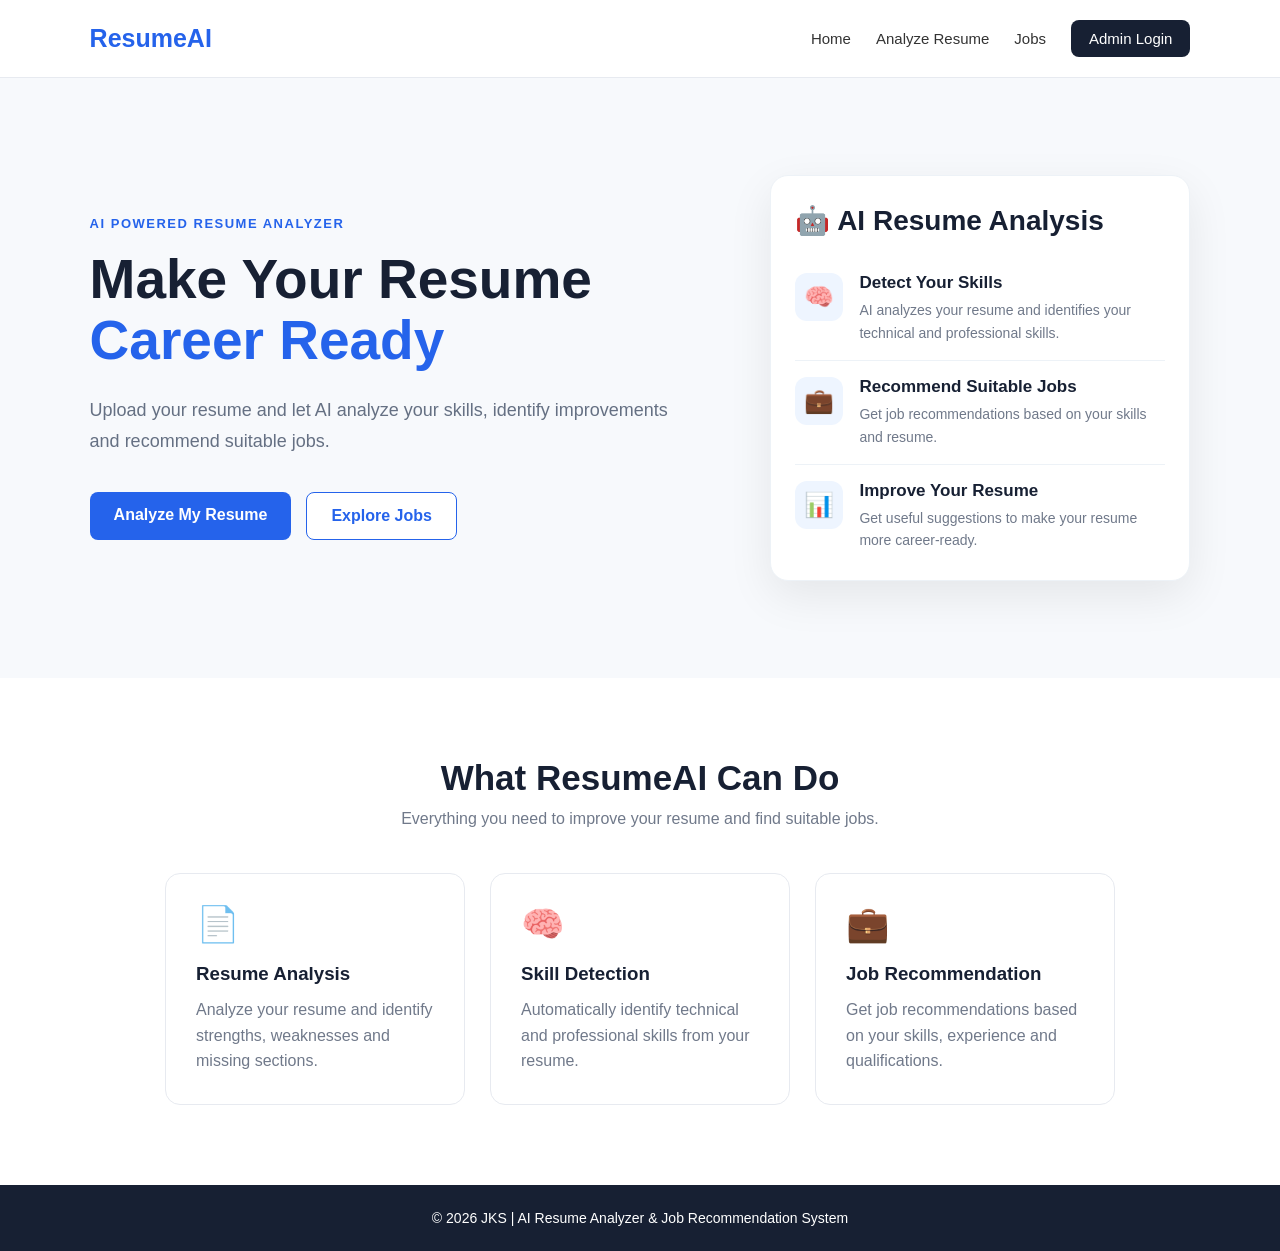
<file: ai resume analyser/index.html>
<!DOCTYPE html>
<html lang="en">
<head>
    <meta charset="UTF-8">
    <meta name="viewport" content="width=device-width, initial-scale=1.0">
    <title>AI Resume Analyzer</title>
    <link rel="stylesheet" href="css/style.css">
</head>

<body>

<header>
    <div class="logo">ResumeAI</div>

    <nav>
        <a href="index.html">Home</a>
        <a href="upload.html">Analyze Resume</a>
        <a href="jobs.html">Jobs</a>
        <a href="admin-login.html" class="admin-btn">Admin Login</a>
    </nav>
</header>

<section class="hero">

    <div class="hero-content">

        <p class="tag">AI POWERED RESUME ANALYZER</p>

        <h1>
            Make Your Resume
            <span>Career Ready</span>
        </h1>

        <p class="description">
            Upload your resume and let AI analyze your skills,
            identify improvements and recommend suitable jobs.
        </p>

        <div class="buttons">
            <a href="upload.html" class="primary-btn">
                Analyze My Resume
            </a>

            <a href="jobs.html" class="secondary-btn">
                Explore Jobs
            </a>
        </div>

    </div>

    <div class="hero-card">

        <h3>🤖 AI Resume Analysis</h3>

        <div class="ai-feature">
            <span>🧠</span>
            <div>
                <strong>Detect Your Skills</strong>
                <p>
                    AI analyzes your resume and identifies
                    your technical and professional skills.
                </p>
            </div>
        </div>

        <div class="ai-feature">
            <span>💼</span>
            <div>
                <strong>Recommend Suitable Jobs</strong>
                <p>
                    Get job recommendations based on
                    your skills and resume.
                </p>
            </div>
        </div>

        <div class="ai-feature">
            <span>📊</span>
            <div>
                <strong>Improve Your Resume</strong>
                <p>
                    Get useful suggestions to make your
                    resume more career-ready.
                </p>
            </div>
        </div>

    </div>

</section>

<section class="features">

    <h2>What ResumeAI Can Do</h2>

    <p class="section-text">
        Everything you need to improve your resume and find suitable jobs.
    </p>

    <div class="feature-container">

        <div class="feature-card">
            <div class="icon">📄</div>
            <h3>Resume Analysis</h3>
            <p>
                Analyze your resume and identify strengths,
                weaknesses and missing sections.
            </p>
        </div>

        <div class="feature-card">
            <div class="icon">🧠</div>
            <h3>Skill Detection</h3>
            <p>
                Automatically identify technical and
                professional skills from your resume.
            </p>
        </div>

        <div class="feature-card">
            <div class="icon">💼</div>
            <h3>Job Recommendation</h3>
            <p>
                Get job recommendations based on your
                skills, experience and qualifications.
            </p>
        </div>

    </div>

</section>

<footer>
    <p>© 2026 JKS | AI Resume Analyzer & Job Recommendation System</p>
</footer>

<script src="js/script.js"></script>

</body>
</html>
</file>
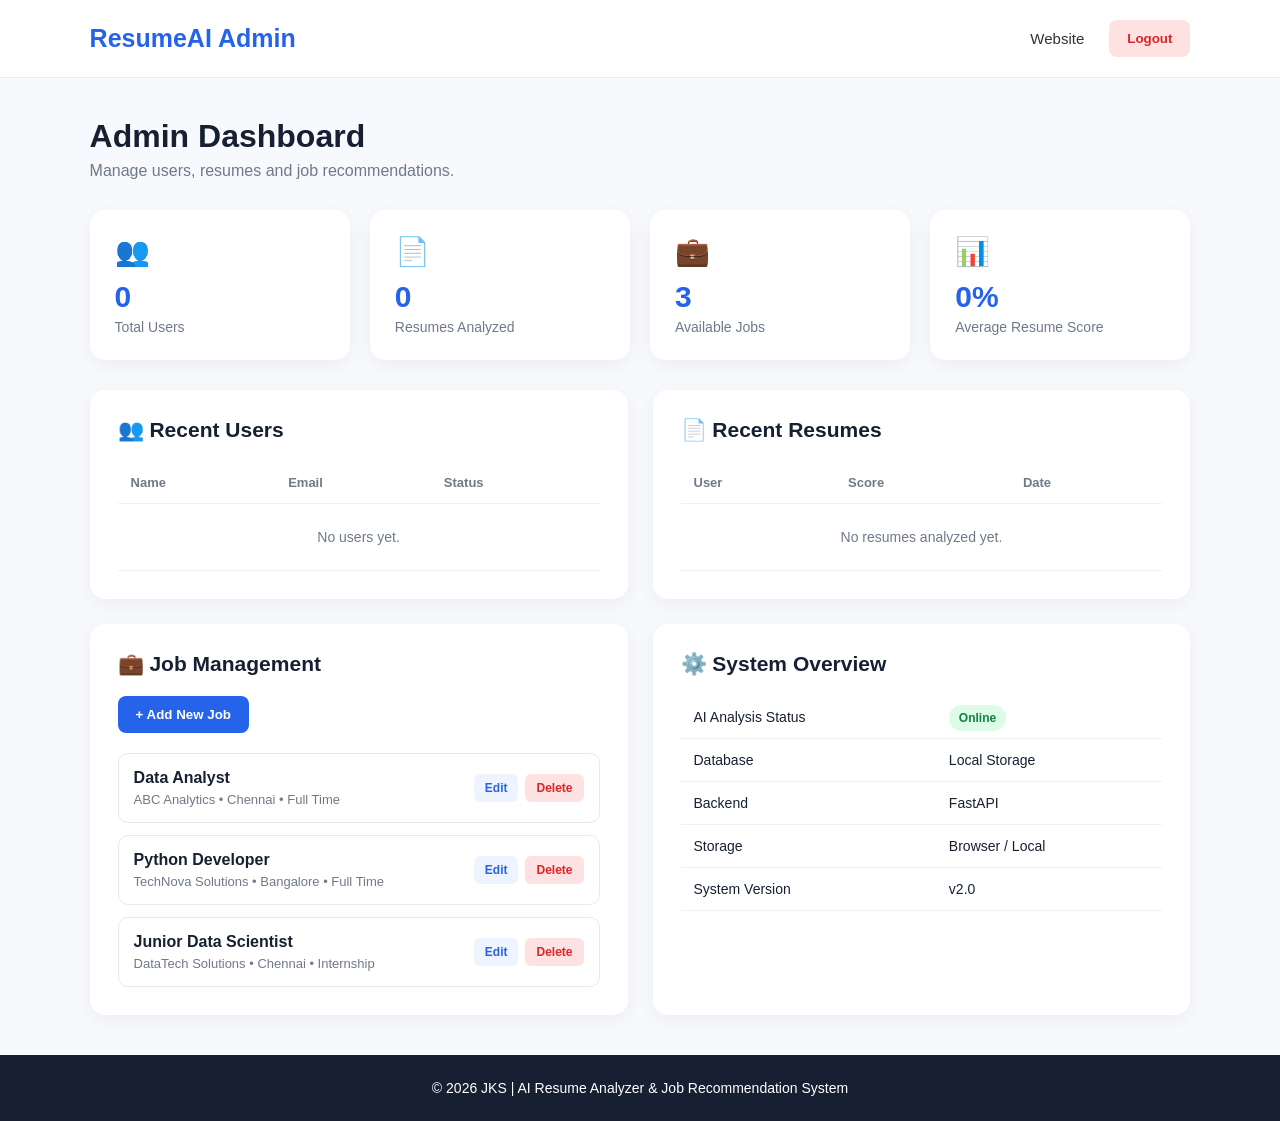
<file: ai resume analyser/admin-dashboard.html>
<!DOCTYPE html>
<html lang="en">

<head>

    <meta charset="UTF-8">

    <meta
        name="viewport"
        content="width=device-width, initial-scale=1.0"
    >

    <title>Admin Dashboard | ResumeAI</title>

    <link
        rel="stylesheet"
        href="css/style.css"
    >

    <style>

        /* =====================================================
           ADMIN PAGE
        ===================================================== */

        .admin-page {
            background: #f7f9fc;
            min-height: 80vh;
            padding: 40px 7%;
        }


        /* =====================================================
           DASHBOARD HEADER
        ===================================================== */

        .dashboard-header {
            display: flex;
            justify-content: space-between;
            align-items: center;
            margin-bottom: 30px;
        }

        .dashboard-header h1 {
            font-size: 32px;
        }

        .dashboard-header p {
            color: #70798a;
            margin-top: 7px;
        }


        /* =====================================================
           LOGOUT
        ===================================================== */

        .logout-btn {
            border: none;
            background: #fee2e2;
            color: #dc2626;
            padding: 11px 18px;
            border-radius: 8px;
            font-weight: bold;
            cursor: pointer;
        }


        .logout-btn:hover {
            background: #fecaca;
        }


        /* =====================================================
           STAT CARDS
        ===================================================== */

        .stats {
            display: grid;
            grid-template-columns: repeat(4, 1fr);
            gap: 20px;
            margin-bottom: 30px;
        }


        .stat-card {
            background: white;
            padding: 25px;
            border-radius: 15px;
            box-shadow: 0 5px 20px rgba(0,0,0,0.05);
        }


        .stat-icon {
            font-size: 28px;
            margin-bottom: 12px;
        }


        .stat-number {
            font-size: 30px;
            font-weight: bold;
            color: #2563eb;
        }


        .stat-title {
            color: #70798a;
            margin-top: 5px;
            font-size: 14px;
        }


        /* =====================================================
           DASHBOARD GRID
        ===================================================== */

        .dashboard-grid {
            display: grid;
            grid-template-columns: 1fr 1fr;
            gap: 25px;
        }


        .dashboard-card {
            background: white;
            padding: 28px;
            border-radius: 15px;
            box-shadow: 0 5px 20px rgba(0,0,0,0.05);
        }


        .dashboard-card h2 {
            font-size: 21px;
            margin-bottom: 20px;
        }


        /* =====================================================
           TABLE
        ===================================================== */

        .table-wrapper {
            overflow-x: auto;
        }


        table {
            width: 100%;
            border-collapse: collapse;
        }


        th,
        td {
            padding: 13px;
            border-bottom: 1px solid #edf0f4;
            text-align: left;
            font-size: 14px;
        }


        th {
            color: #70798a;
            font-size: 13px;
        }


        td {
            color: #172033;
        }


        .empty-row {
            text-align: center;
            color: #70798a;
            padding: 25px;
        }


        /* =====================================================
           STATUS
        ===================================================== */

        .status {
            padding: 6px 10px;
            border-radius: 15px;
            font-size: 12px;
            font-weight: bold;
        }


        .active {
            background: #dcfce7;
            color: #15803d;
        }


        .pending {
            background: #fef3c7;
            color: #b45309;
        }


        /* =====================================================
           JOB MANAGEMENT
        ===================================================== */

        .job-management {
            display: flex;
            flex-direction: column;
            gap: 12px;
        }


        .job-management-item {
            padding: 15px;
            border: 1px solid #e6eaf0;
            border-radius: 10px;
            display: flex;
            justify-content: space-between;
            align-items: center;
            gap: 15px;
        }


        .job-name {
            font-weight: bold;
        }


        .job-company {
            color: #70798a;
            font-size: 13px;
            margin-top: 5px;
        }


        .job-actions {
            display: flex;
            gap: 7px;
        }


        .action-btn {
            border: none;
            padding: 7px 11px;
            border-radius: 6px;
            cursor: pointer;
            font-size: 12px;
            font-weight: bold;
        }


        .edit-btn {
            background: #eef4ff;
            color: #2563eb;
        }


        .delete-btn {
            background: #fee2e2;
            color: #dc2626;
        }


        /* =====================================================
           ADD JOB
        ===================================================== */

        .add-job-btn {
            display: inline-block;
            padding: 11px 18px;
            background: #2563eb;
            color: white;
            border: none;
            border-radius: 8px;
            cursor: pointer;
            font-weight: bold;
            margin-bottom: 20px;
        }


        .add-job-btn:hover {
            background: #1d4ed8;
        }


        /* =====================================================
           MODAL
        ===================================================== */

        .modal {
            display: none;
            position: fixed;
            inset: 0;
            background: rgba(0,0,0,0.45);
            justify-content: center;
            align-items: center;
            padding: 20px;
            z-index: 1000;
        }


        .modal-content {
            background: white;
            width: 100%;
            max-width: 500px;
            padding: 30px;
            border-radius: 15px;
        }


        .modal-content h2 {
            margin-bottom: 20px;
        }


        .form-group {
            margin-bottom: 15px;
        }


        .form-group label {
            display: block;
            margin-bottom: 7px;
            font-size: 14px;
            font-weight: bold;
        }


        .form-group input,
        .form-group select {
            width: 100%;
            padding: 11px;
            border: 1px solid #dfe4ec;
            border-radius: 7px;
            outline: none;
        }


        .form-group input:focus,
        .form-group select:focus {
            border-color: #2563eb;
        }


        .modal-buttons {
            display: flex;
            gap: 10px;
            margin-top: 20px;
        }


        .save-job {
            flex: 1;
            padding: 12px;
            border: none;
            border-radius: 7px;
            background: #2563eb;
            color: white;
            font-weight: bold;
            cursor: pointer;
        }


        .cancel-job {
            flex: 1;
            padding: 12px;
            border: 1px solid #dfe4ec;
            border-radius: 7px;
            background: white;
            cursor: pointer;
        }


        /* =====================================================
           RESPONSIVE
        ===================================================== */

        @media (max-width: 1000px) {

            .stats {
                grid-template-columns: 1fr 1fr;
            }

        }


        @media (max-width: 750px) {

            .dashboard-grid {
                grid-template-columns: 1fr;
            }


            .stats {
                grid-template-columns: 1fr;
            }


            .dashboard-header {
                flex-direction: column;
                align-items: flex-start;
                gap: 15px;
            }

        }

    </style>

</head>


<body>


<!-- =====================================================
     HEADER
===================================================== -->

<header>

    <div class="logo">
        ResumeAI Admin
    </div>


    <nav>

        <a href="index.html">
            Website
        </a>


        <button
            class="logout-btn"
            onclick="logout()"
        >
            Logout
        </button>

    </nav>

</header>


<!-- =====================================================
     ADMIN PAGE
===================================================== -->

<section class="admin-page">


    <!-- =================================================
         HEADER
    ================================================== -->

    <div class="dashboard-header">

        <div>

            <h1>
                Admin Dashboard
            </h1>


            <p>
                Manage users, resumes and job recommendations.
            </p>

        </div>

    </div>


    <!-- =================================================
         STATISTICS
    ================================================== -->

    <div class="stats">


        <!-- TOTAL USERS -->

        <div class="stat-card">

            <div class="stat-icon">
                👥
            </div>


            <div
                class="stat-number"
                id="totalUsers"
            >
                0
            </div>


            <div class="stat-title">
                Total Users
            </div>

        </div>


        <!-- RESUMES -->

        <div class="stat-card">

            <div class="stat-icon">
                📄
            </div>


            <div
                class="stat-number"
                id="totalResumes"
            >
                0
            </div>


            <div class="stat-title">
                Resumes Analyzed
            </div>

        </div>


        <!-- JOBS -->

        <div class="stat-card">

            <div class="stat-icon">
                💼
            </div>


            <div
                class="stat-number"
                id="totalJobs"
            >
                0
            </div>


            <div class="stat-title">
                Available Jobs
            </div>

        </div>


        <!-- AVERAGE SCORE -->

        <div class="stat-card">

            <div class="stat-icon">
                📊
            </div>


            <div
                class="stat-number"
                id="averageScore"
            >
                0%
            </div>


            <div class="stat-title">
                Average Resume Score
            </div>

        </div>

    </div>


    <!-- =================================================
         DASHBOARD GRID
    ================================================== -->

    <div class="dashboard-grid">


        <!-- =================================================
             RECENT USERS
        ================================================== -->

        <div class="dashboard-card">

            <h2>
                👥 Recent Users
            </h2>


            <div class="table-wrapper">

                <table>

                    <thead>

                        <tr>

                            <th>
                                Name
                            </th>


                            <th>
                                Email
                            </th>


                            <th>
                                Status
                            </th>

                        </tr>

                    </thead>


                    <tbody
                        id="recentUsersTable"
                    >

                    </tbody>

                </table>

            </div>

        </div>


        <!-- =================================================
             RECENT RESUMES
        ================================================== -->

        <div class="dashboard-card">

            <h2>
                📄 Recent Resumes
            </h2>


            <div class="table-wrapper">

                <table>

                    <thead>

                        <tr>

                            <th>
                                User
                            </th>


                            <th>
                                Score
                            </th>


                            <th>
                                Date
                            </th>

                        </tr>

                    </thead>


                    <tbody
                        id="recentResumesTable"
                    >

                    </tbody>

                </table>

            </div>

        </div>


        <!-- =================================================
             JOB MANAGEMENT
        ================================================== -->

        <div class="dashboard-card">

            <h2>
                💼 Job Management
            </h2>


            <button
                class="add-job-btn"
                onclick="openModal()"
            >
                + Add New Job
            </button>


            <div
                class="job-management"
                id="jobManagement"
            >

            </div>

        </div>


        <!-- =================================================
             SYSTEM INFO
        ================================================== -->

        <div class="dashboard-card">

            <h2>
                ⚙️ System Overview
            </h2>


            <div class="table-wrapper">

                <table>


                    <tr>

                        <td>
                            AI Analysis Status
                        </td>


                        <td>

                            <span class="status active">
                                Online
                            </span>

                        </td>

                    </tr>


                    <tr>

                        <td>
                            Database
                        </td>


                        <td>
                            Local Storage
                        </td>

                    </tr>


                    <tr>

                        <td>
                            Backend
                        </td>


                        <td>
                            FastAPI
                        </td>

                    </tr>


                    <tr>

                        <td>
                            Storage
                        </td>


                        <td>
                            Browser / Local
                        </td>

                    </tr>


                    <tr>

                        <td>
                            System Version
                        </td>


                        <td>
                            v2.0
                        </td>

                    </tr>

                </table>

            </div>

        </div>

    </div>

</section>


<!-- =====================================================
     ADD JOB MODAL
===================================================== -->

<div
    class="modal"
    id="jobModal"
>


    <div class="modal-content">


        <h2>
            Add New Job
        </h2>


        <!-- JOB TITLE -->

        <div class="form-group">

            <label>
                Job Title
            </label>


            <input
                type="text"
                id="jobTitle"
                placeholder="Example: Data Analyst"
            >

        </div>


        <!-- COMPANY -->

        <div class="form-group">

            <label>
                Company
            </label>


            <input
                type="text"
                id="companyName"
                placeholder="Company name"
            >

        </div>


        <!-- LOCATION -->

        <div class="form-group">

            <label>
                Location
            </label>


            <input
                type="text"
                id="jobLocation"
                placeholder="Example: Chennai"
            >

        </div>


        <!-- JOB TYPE -->

        <div class="form-group">

            <label>
                Job Type
            </label>


            <select
                id="jobType"
            >

                <option>
                    Full Time
                </option>


                <option>
                    Internship
                </option>


                <option>
                    Part Time
                </option>

            </select>

        </div>


        <!-- BUTTONS -->

        <div class="modal-buttons">


            <button
                class="save-job"
                onclick="addJob()"
            >
                Add Job
            </button>


            <button
                class="cancel-job"
                onclick="closeModal()"
            >
                Cancel
            </button>

        </div>

    </div>

</div>


<!-- =====================================================
     FOOTER
===================================================== -->

<footer>

    <p>
        © 2026 JKS | AI Resume Analyzer & Job Recommendation System
    </p>

</footer>


<!-- =====================================================
     JAVASCRIPT
===================================================== -->

<script>


// =========================================================
// LOAD DASHBOARD
// =========================================================

document.addEventListener(
    "DOMContentLoaded",
    function () {

        loadUsers();

        loadResumes();

        loadJobs();

        updateStatistics();

    }
);


// =========================================================
// GET USERS
// =========================================================

function getUsers() {

    return JSON.parse(
        localStorage.getItem("recentUsers")
    ) || [];

}


// =========================================================
// GET RESUMES
// =========================================================

function getResumes() {

    return JSON.parse(
        localStorage.getItem("recentResumes")
    ) || [];

}


// =========================================================
// LOAD RECENT USERS
// =========================================================

function loadUsers() {

    const table =
        document.getElementById(
            "recentUsersTable"
        );


    const users =
        getUsers();


    table.innerHTML = "";


    if (users.length === 0) {

        table.innerHTML = `

            <tr>

                <td
                    colspan="3"
                    class="empty-row"
                >
                    No users yet.
                </td>

            </tr>

        `;

        return;

    }


    users
        .slice(0, 10)
        .forEach(
            function (user) {


                const row =
                    document.createElement("tr");


                row.innerHTML = `

                    <td>
                        ${escapeHTML(user.name)}
                    </td>


                    <td>
                        ${escapeHTML(user.email)}
                    </td>


                    <td>

                        <span class="status active">
                            Active
                        </span>

                    </td>

                `;


                table.appendChild(row);

            }
        );

}


// =========================================================
// LOAD RECENT RESUMES
// =========================================================

function loadResumes() {

    const table =
        document.getElementById(
            "recentResumesTable"
        );


    const resumes =
        getResumes();


    table.innerHTML = "";


    if (resumes.length === 0) {

        table.innerHTML = `

            <tr>

                <td
                    colspan="3"
                    class="empty-row"
                >
                    No resumes analyzed yet.
                </td>

            </tr>

        `;

        return;

    }


    resumes
        .slice(0, 10)
        .forEach(
            function (resume) {


                const row =
                    document.createElement("tr");


                row.innerHTML = `

                    <td>
                        ${escapeHTML(resume.name)}
                    </td>


                    <td>

                        <strong>
                            ${resume.score}/100
                        </strong>

                    </td>


                    <td>
                        ${escapeHTML(resume.date)}
                    </td>

                `;


                table.appendChild(row);

            }
        );

}


// =========================================================
// UPDATE STATISTICS
// =========================================================

function updateStatistics() {


    const users =
        getUsers();


    const resumes =
        getResumes();


    const jobs =
        getJobs();


    // TOTAL USERS

    document.getElementById(
        "totalUsers"
    ).textContent =
        users.length;


    // TOTAL RESUMES

    document.getElementById(
        "totalResumes"
    ).textContent =
        resumes.length;


    // TOTAL JOBS

    document.getElementById(
        "totalJobs"
    ).textContent =
        jobs.length;


    // AVERAGE SCORE

    if (resumes.length === 0) {

        document.getElementById(
            "averageScore"
        ).textContent =
            "0%";

    }
    else {

        const total =
            resumes.reduce(
                function (sum, resume) {

                    return sum +
                        Number(resume.score || 0);

                },
                0
            );


        const average =
            Math.round(
                total / resumes.length
            );


        document.getElementById(
            "averageScore"
        ).textContent =
            average + "%";

    }

}


// =========================================================
// JOB STORAGE
// =========================================================

function getJobs() {

    const savedJobs =
        JSON.parse(
            localStorage.getItem("jobs")
        );


    if (savedJobs) {

        return savedJobs;

    }


    // Default jobs

    const defaultJobs = [

        {
            title: "Data Analyst",
            company: "ABC Analytics",
            location: "Chennai",
            type: "Full Time"
        },


        {
            title: "Python Developer",
            company: "TechNova Solutions",
            location: "Bangalore",
            type: "Full Time"
        },


        {
            title: "Junior Data Scientist",
            company: "DataTech Solutions",
            location: "Chennai",
            type: "Internship"
        }

    ];


    localStorage.setItem(
        "jobs",
        JSON.stringify(defaultJobs)
    );


    return defaultJobs;

}


// =========================================================
// SAVE JOBS
// =========================================================

function saveJobs(jobs) {

    localStorage.setItem(
        "jobs",
        JSON.stringify(jobs)
    );

}


// =========================================================
// LOAD JOBS
// =========================================================

function loadJobs() {

    const container =
        document.getElementById(
            "jobManagement"
        );


    const jobs =
        getJobs();


    container.innerHTML = "";


    jobs.forEach(
        function (job, index) {


            const item =
                document.createElement("div");


            item.className =
                "job-management-item";


            item.innerHTML = `

                <div>

                    <div class="job-name">
                        ${escapeHTML(job.title)}
                    </div>


                    <div class="job-company">
                        ${escapeHTML(job.company)}
                        •
                        ${escapeHTML(job.location)}
                        •
                        ${escapeHTML(job.type)}
                    </div>

                </div>


                <div class="job-actions">


                    <button
                        class="action-btn edit-btn"
                        onclick="editJob(${index})"
                    >
                        Edit
                    </button>


                    <button
                        class="action-btn delete-btn"
                        onclick="deleteJob(${index})"
                    >
                        Delete
                    </button>


                </div>

            `;


            container.appendChild(item);

        }
    );

}


// =========================================================
// OPEN MODAL
// =========================================================

function openModal() {

    document.getElementById(
        "jobModal"
    ).style.display =
        "flex";

}


// =========================================================
// CLOSE MODAL
// =========================================================

function closeModal() {

    document.getElementById(
        "jobModal"
    ).style.display =
        "none";


    document.getElementById(
        "jobTitle"
    ).value = "";


    document.getElementById(
        "companyName"
    ).value = "";


    document.getElementById(
        "jobLocation"
    ).value = "";

}


// =========================================================
// ADD JOB
// =========================================================

function addJob() {


    const title =
        document.getElementById(
            "jobTitle"
        ).value.trim();


    const company =
        document.getElementById(
            "companyName"
        ).value.trim();


    const location =
        document.getElementById(
            "jobLocation"
        ).value.trim();


    const type =
        document.getElementById(
            "jobType"
        ).value;


    if (
        title === "" ||
        company === "" ||
        location === ""
    ) {

        alert(
            "Please fill all fields."
        );

        return;

    }


    const jobs =
        getJobs();


    jobs.push({

        title: title,

        company: company,

        location: location,

        type: type

    });


    saveJobs(jobs);


    loadJobs();


    updateStatistics();


    closeModal();

}


// =========================================================
// DELETE JOB
// =========================================================

function deleteJob(index) {


    const confirmDelete =
        confirm(
            "Are you sure you want to delete this job?"
        );


    if (!confirmDelete) {

        return;

    }


    const jobs =
        getJobs();


    jobs.splice(
        index,
        1
    );


    saveJobs(jobs);


    loadJobs();


    updateStatistics();

}


// =========================================================
// EDIT JOB
// =========================================================

function editJob(index) {


    const jobs =
        getJobs();


    const job =
        jobs[index];


    const newTitle =
        prompt(
            "Enter new job title:",
            job.title
        );


    if (
        newTitle === null ||
        newTitle.trim() === ""
    ) {

        return;

    }


    jobs[index].title =
        newTitle.trim();


    saveJobs(jobs);


    loadJobs();

}


// =========================================================
// ESCAPE HTML
// =========================================================

function escapeHTML(value) {

    const div =
        document.createElement("div");


    div.textContent =
        value ?? "";


    return div.innerHTML;

}


// =========================================================
// LOGOUT
// =========================================================

function logout() {


    const confirmLogout =
        confirm(
            "Are you sure you want to logout?"
        );


    if (confirmLogout) {

        window.location.href =
            "index.html";

    }

}


// =========================================================
// CLOSE MODAL WHEN CLICKING OUTSIDE
// =========================================================

window.addEventListener(
    "click",
    function (event) {

        const modal =
            document.getElementById(
                "jobModal"
            );


        if (
            event.target === modal
        ) {

            closeModal();

        }

    }
);


</script>


</body>

</html>
</file>
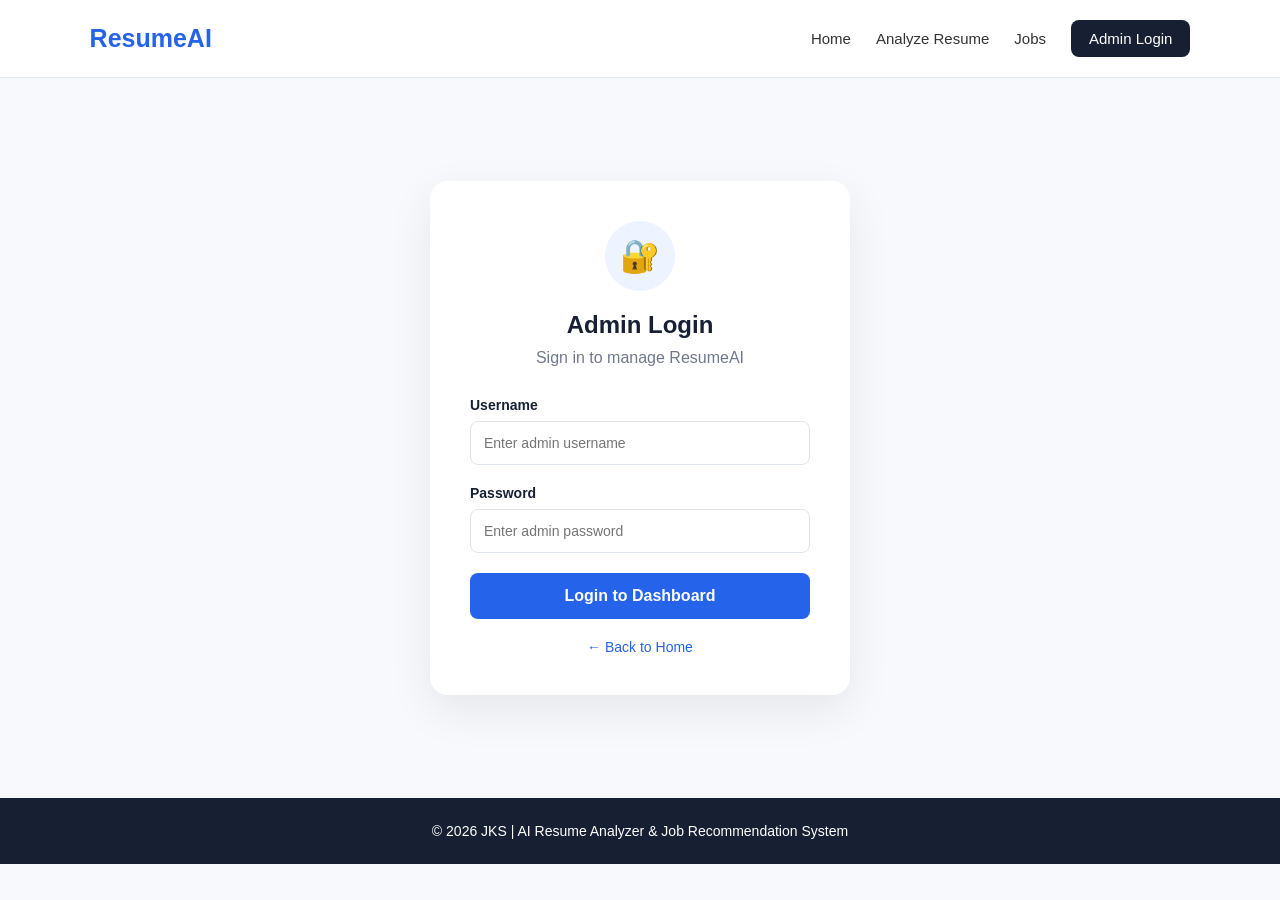
<file: ai resume analyser/admin-login.html>
<!DOCTYPE html>
<html lang="en">
<head>
    <meta charset="UTF-8">
    <meta name="viewport" content="width=device-width, initial-scale=1.0">

    <title>Admin Login | ResumeAI</title>

    <link rel="stylesheet" href="css/style.css">

    <style>
        .admin-login-page {
            min-height: 80vh;
            display: flex;
            justify-content: center;
            align-items: center;
            padding: 40px 20px;
            background: #f7f9fc;
        }

        .login-card {
            width: 100%;
            max-width: 420px;
            background: white;
            padding: 40px;
            border-radius: 18px;
            box-shadow: 0 15px 45px rgba(0,0,0,0.08);
        }

        .admin-icon {
            width: 70px;
            height: 70px;
            margin: 0 auto 20px;
            border-radius: 50%;
            background: #eef4ff;
            display: flex;
            justify-content: center;
            align-items: center;
            font-size: 32px;
        }

        .login-card h1 {
            text-align: center;
            margin-bottom: 10px;
        }

        .login-card > p {
            text-align: center;
            color: #70798a;
            margin-bottom: 30px;
        }

        .form-group {
            margin-bottom: 20px;
        }

        .form-group label {
            display: block;
            margin-bottom: 8px;
            font-weight: bold;
            font-size: 14px;
        }

        .form-group input {
            width: 100%;
            padding: 13px;
            border: 1px solid #dfe4ec;
            border-radius: 8px;
            outline: none;
            font-size: 14px;
        }

        .form-group input:focus {
            border-color: #2563eb;
        }

        .login-btn {
            width: 100%;
            padding: 14px;
            border: none;
            border-radius: 8px;
            background: #2563eb;
            color: white;
            font-size: 16px;
            font-weight: bold;
            cursor: pointer;
        }

        .login-btn:hover {
            background: #1d4ed8;
        }

        .error-message {
            display: none;
            margin-top: 15px;
            padding: 12px;
            border-radius: 8px;
            background: #fee2e2;
            color: #dc2626;
            font-size: 14px;
            text-align: center;
        }

        .back-link {
            display: block;
            text-align: center;
            margin-top: 20px;
            text-decoration: none;
            color: #2563eb;
            font-size: 14px;
        }
    </style>
</head>

<body>

<header>

    <div class="logo">
        ResumeAI
    </div>

    <nav>
        <a href="index.html">Home</a>
        <a href="upload.html">Analyze Resume</a>
        <a href="jobs.html">Jobs</a>
        <a href="admin-login.html" class="admin-btn">
            Admin Login
        </a>
    </nav>

</header>


<section class="admin-login-page">

    <div class="login-card">

        <div class="admin-icon">
            🔐
        </div>

        <h1>Admin Login</h1>

        <p>
            Sign in to manage ResumeAI
        </p>


        <form id="adminLoginForm">

            <div class="form-group">

                <label for="username">
                    Username
                </label>

                <input
                    type="text"
                    id="username"
                    placeholder="Enter admin username"
                    required
                >

            </div>


            <div class="form-group">

                <label for="password">
                    Password
                </label>

                <input
                    type="password"
                    id="password"
                    placeholder="Enter admin password"
                    required
                >

            </div>


            <button
                type="submit"
                class="login-btn"
            >
                Login to Dashboard
            </button>

        </form>


        <div
            class="error-message"
            id="errorMessage"
        >
            Invalid username or password.
        </div>


        <a
            href="index.html"
            class="back-link"
        >
            ← Back to Home
        </a>

    </div>

</section>


<footer>

    <p>
        © 2026 JKS | AI Resume Analyzer & Job Recommendation System
    </p>

</footer>


<script>

    document
        .getElementById("adminLoginForm")
        .addEventListener("submit", function(event) {

            event.preventDefault();

            const username =
                document.getElementById("username").value;

            const password =
                document.getElementById("password").value;

            const errorMessage =
                document.getElementById("errorMessage");


            /*
             * TEMPORARY FRONTEND LOGIN
             *
             * Later this will be replaced with
             * Python + MySQL authentication.
             */

            if (
                username === "project" &&
                password === "pro2026"
            ) {

                window.location.href =
                    "admin-dashboard.html";

            } else {

                errorMessage.style.display = "block";

            }

        });

</script>

</body>
</html>
</file>
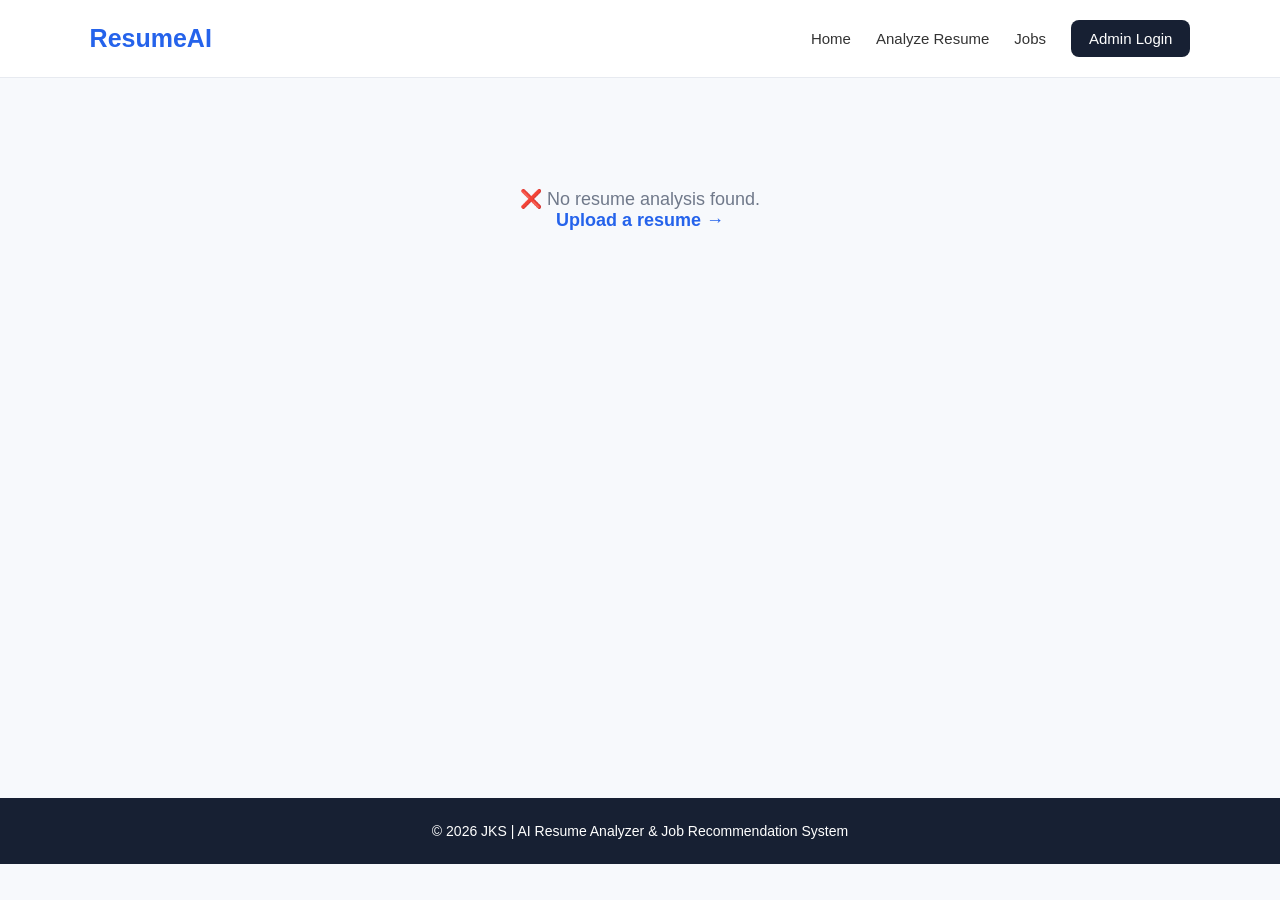
<file: ai resume analyser/analysis.html>
<!DOCTYPE html>
<html lang="en">

<head>

    <meta charset="UTF-8">

    <meta
        name="viewport"
        content="width=device-width, initial-scale=1.0"
    >

    <title>Resume Analysis | ResumeAI</title>

    <link
        rel="stylesheet"
        href="css/style.css"
    >

    <style>

        .analysis-page {
            padding: 50px 7%;
            background: #f7f9fc;
            min-height: 80vh;
        }


        .analysis-header {
            margin-bottom: 35px;
        }


        .analysis-header h1 {
            font-size: 35px;
            margin-bottom: 10px;
        }


        .analysis-header p {
            color: #70798a;
        }


        .filename {
            margin-top: 8px;
            font-size: 14px;
            color: #2563eb;
            font-weight: bold;
        }


        /* TOP CARDS */

        .analysis-top {
            display: grid;
            grid-template-columns: 1fr 1fr 1fr;
            gap: 20px;
            margin-bottom: 25px;
        }


        .analysis-card {
            background: white;
            padding: 25px;
            border-radius: 15px;
            box-shadow: 0 5px 20px rgba(0,0,0,0.05);
        }


        .analysis-card h3 {
            margin-bottom: 10px;
        }


        .score {
            font-size: 45px;
            font-weight: bold;
            color: #2563eb;
        }


        .score-label {
            color: #70798a;
            font-size: 14px;
        }


        /* MAIN GRID */

        .analysis-grid {
            display: grid;
            grid-template-columns: 1fr 1fr;
            gap: 25px;
        }


        .section-card {
            background: white;
            padding: 30px;
            border-radius: 15px;
            box-shadow: 0 5px 20px rgba(0,0,0,0.05);
        }


        .section-card h2 {
            margin-bottom: 20px;
            font-size: 22px;
        }


        /* SKILLS */

        .skills {
            display: flex;
            flex-wrap: wrap;
            gap: 10px;
        }


        .skill-tag {
            padding: 8px 14px;
            background: #eef4ff;
            color: #2563eb;
            border-radius: 20px;
            font-size: 14px;
            font-weight: bold;
        }


        .empty-message {
            color: #70798a;
            font-size: 14px;
        }


        /* RESUME SECTIONS */

        .progress-container {
            margin-top: 15px;
        }


        .section-progress-row {
            display: flex;
            justify-content: space-between;
            margin-bottom: 6px;
        }


        .section-status {
            font-size: 13px;
            font-weight: bold;
        }


        .present {
            color: #16a34a;
        }


        .missing {
            color: #d97706;
        }


        .progress-bar {
            width: 100%;
            height: 9px;
            background: #e7ebf2;
            border-radius: 20px;
            overflow: hidden;
        }


        .progress-fill {
            height: 100%;
            border-radius: 20px;
            background: #2563eb;
            transition: width 0.5s ease;
        }


        .progress-fill.missing-fill {
            background: #f59e0b;
        }


        /* LIST */

        .analysis-list {
            list-style: none;
            padding: 0;
            margin: 0;
        }


        .analysis-list li {
            padding: 12px 0;
            border-bottom: 1px solid #edf0f4;
            line-height: 1.5;
        }


        .analysis-list li:last-child {
            border-bottom: none;
        }


        .good {
            color: #16a34a;
            font-weight: bold;
        }


        .warning {
            color: #d97706;
            font-weight: bold;
        }


        /* JOB MATCH */

        .job-card {
            border: 1px solid #e6eaf0;
            padding: 18px;
            border-radius: 12px;
            margin-bottom: 15px;
        }


        .job-top {
            display: flex;
            justify-content: space-between;
            gap: 10px;
            margin-bottom: 8px;
        }


        .job-title {
            font-weight: bold;
        }


        .match {
            color: #16a34a;
            font-weight: bold;
        }


        .job-company {
            color: #70798a;
            font-size: 14px;
            line-height: 1.5;
        }


        .matched-skills {
            margin-top: 10px;
            font-size: 13px;
            color: #475569;
        }


        .view-jobs {
            display: inline-block;
            margin-top: 10px;
            text-decoration: none;
            color: #2563eb;
            font-weight: bold;
        }


        /* BUTTONS */

        .analysis-buttons {
            margin-top: 35px;
            display: flex;
            gap: 15px;
            flex-wrap: wrap;
        }


        .analysis-btn {
            text-decoration: none;
            padding: 13px 22px;
            border-radius: 8px;
            font-weight: bold;
        }


        .primary-analysis {
            background: #2563eb;
            color: white;
        }


        .secondary-analysis {
            background: white;
            color: #2563eb;
            border: 1px solid #2563eb;
        }


        /* LOADING */

        #loadingMessage {
            text-align: center;
            padding: 60px 20px;
            font-size: 18px;
            color: #70798a;
        }


        #analysisContent {
            display: none;
        }


        /* MOBILE */

        @media (max-width: 900px) {

            .analysis-top {
                grid-template-columns: 1fr;
            }


            .analysis-grid {
                grid-template-columns: 1fr;
            }

        }

    </style>

</head>


<body>


<!-- =====================================================
     HEADER
===================================================== -->

<header>

    <div class="logo">
        ResumeAI
    </div>


    <nav>

        <a href="index.html">
            Home
        </a>

        <a href="upload.html">
            Analyze Resume
        </a>

        <a href="jobs.html">
            Jobs
        </a>

        <a
            href="admin-login.html"
            class="admin-btn"
        >
            Admin Login
        </a>

    </nav>

</header>


<!-- =====================================================
     ANALYSIS PAGE
===================================================== -->

<section class="analysis-page">


    <!-- =================================================
         LOADING MESSAGE
    ================================================== -->

    <div id="loadingMessage">

        ⏳ Loading your resume analysis...

    </div>


    <!-- =================================================
         ACTUAL ANALYSIS CONTENT
    ================================================== -->

    <div id="analysisContent">


        <!-- =================================================
             HEADER
        ================================================== -->

        <div class="analysis-header">

            <h1>
                Resume Analysis
            </h1>


            <p>
                AI-powered analysis of your resume and career profile.
            </p>


            <div
                class="filename"
                id="resumeFileName"
            ></div>

        </div>


        <!-- =================================================
             TOP SUMMARY
        ================================================== -->

        <div class="analysis-top">


            <!-- SCORE -->

            <div class="analysis-card">

                <h3>
                    Resume Score
                </h3>


                <div class="score">

                    <span id="resumeScore">
                        0
                    </span>

                    <span style="font-size:20px;">
                        /100
                    </span>

                </div>


                <span
                    class="score-label"
                    id="scoreLabel"
                >
                    Resume Score
                </span>

            </div>


            <!-- SKILLS -->

            <div class="analysis-card">

                <h3>
                    Skills Detected
                </h3>


                <div
                    class="score"
                    id="skillCount"
                >
                    0
                </div>


                <span class="score-label">
                    Technical & Professional Skills
                </span>

            </div>


            <!-- JOB MATCH -->

            <div class="analysis-card">

                <h3>
                    Best Job Match
                </h3>


                <div class="score">

                    <span id="bestJobMatch">
                        0
                    </span>

                    <span style="font-size:20px;">
                        %
                    </span>

                </div>


                <span
                    class="score-label"
                    id="bestJobName"
                >
                    No job match
                </span>

            </div>

        </div>


        <!-- =================================================
             CONTENT GRID
        ================================================== -->

        <div class="analysis-grid">


            <!-- =================================================
                 SKILLS
            ================================================== -->

            <div class="section-card">

                <h2>
                    🧠 Skills Detected
                </h2>


                <div
                    class="skills"
                    id="skillsContainer"
                >

                </div>

            </div>


            <!-- =================================================
                 RESUME SECTIONS
            ================================================== -->

            <div class="section-card">

                <h2>
                    📊 Resume Sections
                </h2>


                <div
                    id="sectionsContainer"
                >

                </div>

            </div>


            <!-- =================================================
                 STRENGTHS
            ================================================== -->

            <div class="section-card">

                <h2>
                    ✅ Strengths
                </h2>


                <ul
                    class="analysis-list"
                    id="strengthsContainer"
                >

                </ul>

            </div>


            <!-- =================================================
                 AREAS TO IMPROVE
            ================================================== -->

            <div class="section-card">

                <h2>
                    ⚠️ Areas to Improve
                </h2>


                <ul
                    class="analysis-list"
                    id="improvementsContainer"
                >

                </ul>

            </div>


            <!-- =================================================
                 JOB RECOMMENDATIONS
            ================================================== -->

            <div class="section-card">

                <h2>
                    💼 Recommended Jobs
                </h2>


                <div
                    id="jobsContainer"
                >

                </div>


                <a
                    href="jobs.html"
                    class="view-jobs"
                >
                    View All Jobs →
                </a>

            </div>


            <!-- =================================================
                 AI SUGGESTIONS
            ================================================== -->

            <div class="section-card">

                <h2>
                    🤖 AI Suggestions
                </h2>


                <ul
                    class="analysis-list"
                    id="suggestionsContainer"
                >

                </ul>

            </div>

        </div>


        <!-- =================================================
             BUTTONS
        ================================================== -->

        <div class="analysis-buttons">


            <a
                href="upload.html"
                class="analysis-btn secondary-analysis"
            >
                ← Analyze Another Resume
            </a>


            <a
                href="jobs.html"
                class="analysis-btn primary-analysis"
            >
                Explore Recommended Jobs →
            </a>

        </div>

    </div>

</section>


<!-- =====================================================
     FOOTER
===================================================== -->

<footer>

    <p>
        © 2026 JKS | AI Resume Analyzer & Job Recommendation System
    </p>

</footer>


<!-- =====================================================
     JAVASCRIPT
===================================================== -->

<script>

    // =====================================================
    // GET SAVED ANALYSIS
    // =====================================================

    const storedAnalysis =
        localStorage.getItem(
            "resumeAnalysis"
        );


    const storedFileName =
        localStorage.getItem(
            "resumeFileName"
        );


    const loadingMessage =
        document.getElementById(
            "loadingMessage"
        );


    const analysisContent =
        document.getElementById(
            "analysisContent"
        );


    // =====================================================
    // CHECK DATA
    // =====================================================

    if (!storedAnalysis) {

        loadingMessage.innerHTML = `

            <p>
                ❌ No resume analysis found.
            </p>

            <a
                href="upload.html"
                style="
                    color:#2563eb;
                    font-weight:bold;
                    text-decoration:none;
                "
            >
                Upload a resume →
            </a>

        `;

    }

    else {

        try {

            const data =
                JSON.parse(
                    storedAnalysis
                );


            // Show page

            loadingMessage.style.display =
                "none";


            analysisContent.style.display =
                "block";


            // =================================================
            // FILE NAME
            // =================================================

            const fileNameElement =
                document.getElementById(
                    "resumeFileName"
                );


            if (storedFileName) {

                fileNameElement.textContent =
                    "📎 " + storedFileName;

            }


            // =================================================
            // SCORE
            // =================================================

            const score =
                Number(
                    data.score || 0
                );


            document.getElementById(
                "resumeScore"
            ).textContent =
                score;


            // Score label

            const scoreLabel =
                document.getElementById(
                    "scoreLabel"
                );


            if (score >= 80) {

                scoreLabel.textContent =
                    "Excellent Resume";

            }

            else if (score >= 60) {

                scoreLabel.textContent =
                    "Good Resume";

            }

            else if (score >= 40) {

                scoreLabel.textContent =
                    "Needs Improvement";

            }

            else {

                scoreLabel.textContent =
                    "Resume Needs Improvement";

            }


            // =================================================
            // SKILL COUNT
            // =================================================

            const skills =
                data.skills || [];


            document.getElementById(
                "skillCount"
            ).textContent =
                skills.length;


            // =================================================
            // BEST JOB MATCH
            // =================================================

            const jobs =
                data.recommended_jobs || [];


            if (jobs.length > 0) {

                const bestJob =
                    jobs[0];


                document.getElementById(
                    "bestJobMatch"
                ).textContent =
                    bestJob.match_percentage;


                document.getElementById(
                    "bestJobName"
                ).textContent =
                    bestJob.job;

            }

            else {

                document.getElementById(
                    "bestJobMatch"
                ).textContent =
                    "0";

                document.getElementById(
                    "bestJobName"
                ).textContent =
                    "No suitable job found";

            }


            // =================================================
            // DISPLAY SKILLS
            // =================================================

            const skillsContainer =
                document.getElementById(
                    "skillsContainer"
                );


            skillsContainer.innerHTML = "";


            if (skills.length === 0) {

                skillsContainer.innerHTML = `

                    <p class="empty-message">
                        No skills detected in this resume.
                    </p>

                `;

            }

            else {

                skills.forEach(
                    function(skill) {

                        const skillTag =
                            document.createElement(
                                "span"
                            );


                        skillTag.className =
                            "skill-tag";


                        skillTag.textContent =
                            skill;


                        skillsContainer.appendChild(
                            skillTag
                        );

                    }
                );

            }


            // =================================================
            // RESUME SECTIONS
            // =================================================

            const sections =
                data.sections || {};


            const sectionsContainer =
                document.getElementById(
                    "sectionsContainer"
                );


            sectionsContainer.innerHTML = "";


            Object.entries(
                sections
            ).forEach(
                function([
                    section,
                    available
                ]) {


                    const container =
                        document.createElement(
                            "div"
                        );


                    container.className =
                        "progress-container";


                    const title =
                        formatSectionName(
                            section
                        );


                    const status =
                        available
                            ? "Present"
                            : "Missing";


                    const statusClass =
                        available
                            ? "present"
                            : "missing";


                    const fillClass =
                        available
                            ? ""
                            : "missing-fill";


                    const width =
                        available
                            ? 100
                            : 15;


                    container.innerHTML = `

                        <div class="section-progress-row">

                            <span>
                                ${title}
                            </span>

                            <span
                                class="section-status ${statusClass}"
                            >
                                ${status}
                            </span>

                        </div>


                        <div class="progress-bar">

                            <div
                                class="progress-fill ${fillClass}"
                                style="width:${width}%"
                            ></div>

                        </div>

                    `;


                    sectionsContainer.appendChild(
                        container
                    );

                }
            );


            // =================================================
            // STRENGTHS
            // =================================================

            const strengthsContainer =
                document.getElementById(
                    "strengthsContainer"
                );


            strengthsContainer.innerHTML = "";


            // Skills strength

            if (skills.length >= 5) {

                addListItem(
                    strengthsContainer,
                    "✓ Strong Skill Coverage",
                    "Multiple relevant skills were detected in your resume."
                );

            }

            else if (skills.length > 0) {

                addListItem(
                    strengthsContainer,
                    "✓ Technical Skills Detected",
                    "Your resume contains some identifiable technical skills."
                );

            }


            // Education

            if (
                sections.education
            ) {

                addListItem(
                    strengthsContainer,
                    "✓ Education Section Present",
                    "Your educational information is included."
                );

            }


            // Projects

            if (
                sections.projects
            ) {

                addListItem(
                    strengthsContainer,
                    "✓ Projects Included",
                    "Your resume includes a project section."
                );

            }


            // Contact

            if (
                sections.contact
            ) {

                addListItem(
                    strengthsContainer,
                    "✓ Contact Information Present",
                    "Contact information was detected."
                );

            }


            if (
                strengthsContainer.children.length === 0
            ) {

                strengthsContainer.innerHTML = `

                    <li>
                        <span class="warning">
                            No major strengths detected yet.
                        </span>
                        <br>
                        Improve the missing resume sections and add relevant skills.
                    </li>

                `;

            }


            // =================================================
            // IMPROVEMENTS
            // =================================================

            const improvementsContainer =
                document.getElementById(
                    "improvementsContainer"
                );


            improvementsContainer.innerHTML = "";


            const suggestions =
                data.suggestions || [];


            if (
                suggestions.length === 0
            ) {

                improvementsContainer.innerHTML = `

                    <li>
                        <span class="good">
                            ✓ No major improvements detected.
                        </span>
                    </li>

                `;

            }

            else {

                suggestions
                    .slice(0, 5)
                    .forEach(
                        function(suggestion) {

                            const li =
                                document.createElement(
                                    "li"
                                );


                            li.innerHTML = `

                                <span class="warning">
                                    ! Improvement
                                </span>

                                <br>

                                ${escapeHTML(
                                    suggestion
                                )}

                            `;


                            improvementsContainer.appendChild(
                                li
                            );

                        }
                    );

            }


            // =================================================
            // JOB RECOMMENDATIONS
            // =================================================

            const jobsContainer =
                document.getElementById(
                    "jobsContainer"
                );


            jobsContainer.innerHTML = "";


            if (
                jobs.length === 0
            ) {

                jobsContainer.innerHTML = `

                    <p class="empty-message">
                        No suitable jobs found based on the detected skills.
                    </p>

                `;

            }

            else {

                jobs.forEach(
                    function(job) {


                        const card =
                            document.createElement(
                                "div"
                            );


                        card.className =
                            "job-card";


                        const matchedSkills =
                            job.matched_skills || [];


                        card.innerHTML = `

                            <div class="job-top">

                                <span class="job-title">
                                    ${escapeHTML(
                                        job.job
                                    )}
                                </span>

                                <span class="match">
                                    ${job.match_percentage}%
                                </span>

                            </div>


                            <div class="job-company">

                                Match based on your
                                detected resume skills.

                            </div>


                            <div class="matched-skills">

                                <strong>
                                    Matched Skills:
                                </strong>

                                ${
                                    matchedSkills.length > 0
                                        ? matchedSkills
                                            .map(
                                                skill =>
                                                    escapeHTML(skill)
                                            )
                                            .join(", ")
                                        : "None"
                                }

                            </div>

                        `;


                        jobsContainer.appendChild(
                            card
                        );

                    }
                );

            }


            // =================================================
            // AI SUGGESTIONS
            // =================================================

            const suggestionsContainer =
                document.getElementById(
                    "suggestionsContainer"
                );


            suggestionsContainer.innerHTML = "";


            if (
                suggestions.length === 0
            ) {

                suggestionsContainer.innerHTML = `

                    <li>
                        <span class="good">
                            ✓ Your resume looks good.
                        </span>
                        <br>
                        Continue updating it with new skills and projects.
                    </li>

                `;

            }

            else {

                suggestions.forEach(
                    function(suggestion) {

                        const li =
                            document.createElement(
                                "li"
                            );


                        li.textContent =
                            suggestion;


                        suggestionsContainer.appendChild(
                            li
                        );

                    }
                );

            }

        }

        catch (error) {

            console.error(
                "Analysis display error:",
                error
            );


            loadingMessage.innerHTML = `

                <p>
                    ❌ Unable to display the analysis result.
                </p>

                <p style="font-size:14px;">
                    ${escapeHTML(
                        error.message
                    )}
                </p>

                <a
                    href="upload.html"
                    style="
                        color:#2563eb;
                        font-weight:bold;
                        text-decoration:none;
                    "
                >
                    Try Again →
                </a>

            `;

        }

    }


    // =====================================================
    // HELPER FUNCTIONS
    // =====================================================

    function formatSectionName(name) {

        return name
            .replace(/_/g, " ")
            .replace(
                /\b\w/g,
                function(char) {
                    return char.toUpperCase();
                }
            );

    }


    function addListItem(
        container,
        title,
        description
    ) {

        const li =
            document.createElement(
                "li"
            );


        li.innerHTML = `

            <span class="good">
                ${escapeHTML(title)}
            </span>

            <br>

            ${escapeHTML(description)}

        `;


        container.appendChild(
            li
        );

    }


    function escapeHTML(value) {

        return String(value)
            .replace(
                /&/g,
                "&amp;"
            )
            .replace(
                /</g,
                "&lt;"
            )
            .replace(
                />/g,
                "&gt;"
            )
            .replace(
                /"/g,
                "&quot;"
            )
            .replace(
                /'/g,
                "&#039;"
            );

    }

</script>


</body>

</html>
</file>
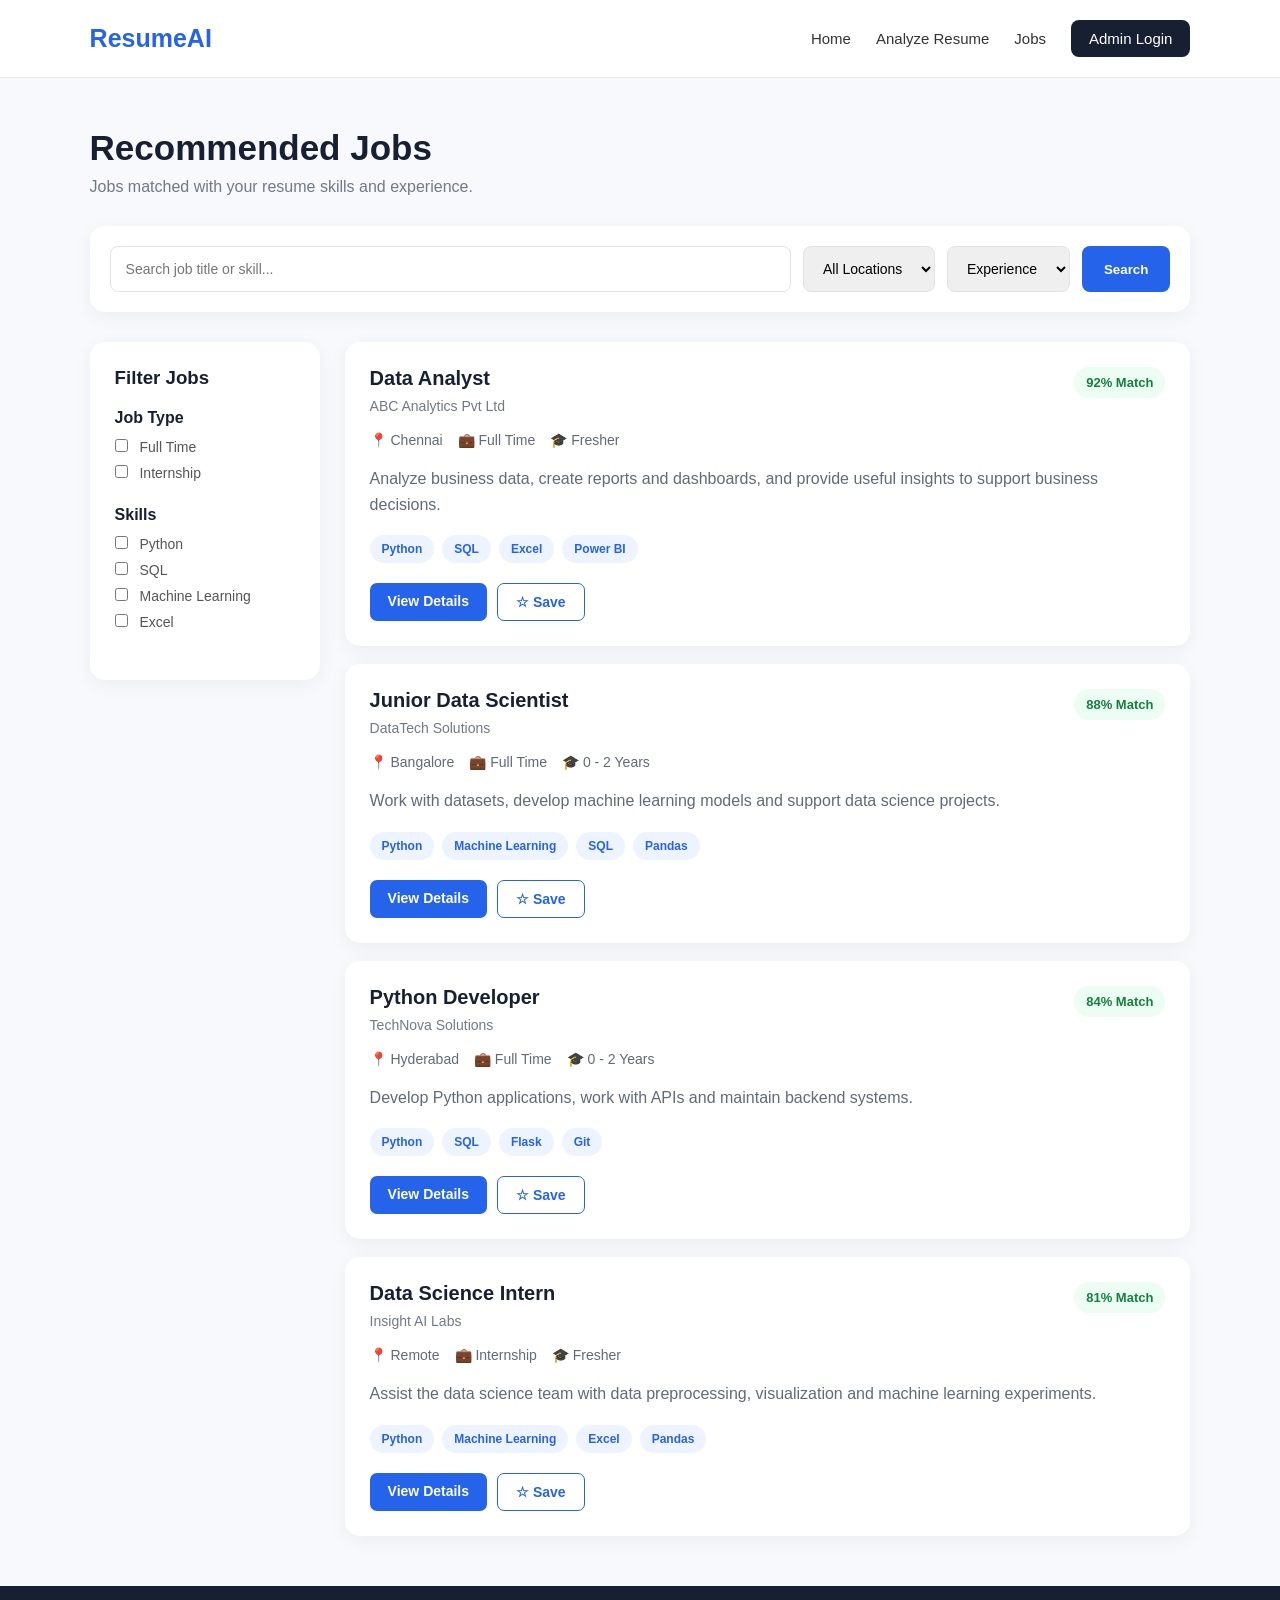
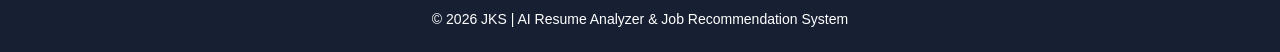
<file: ai resume analyser/jobs.html>
<!DOCTYPE html>
<html lang="en">
<head>
    <meta charset="UTF-8">
    <meta name="viewport" content="width=device-width, initial-scale=1.0">

    <title>Job Recommendations | ResumeAI</title>

    <link rel="stylesheet" href="css/style.css">

    <style>
        .jobs-page {
            padding: 50px 7%;
            background: #f7f9fc;
            min-height: 80vh;
        }

        .jobs-header {
            margin-bottom: 30px;
        }

        .jobs-header h1 {
            font-size: 35px;
            margin-bottom: 10px;
        }

        .jobs-header p {
            color: #70798a;
        }

        /* SEARCH */

        .search-section {
            background: white;
            padding: 20px;
            border-radius: 15px;
            display: flex;
            gap: 12px;
            margin-bottom: 30px;
            box-shadow: 0 5px 20px rgba(0,0,0,0.05);
        }

        .search-section input,
        .search-section select {
            padding: 13px 15px;
            border: 1px solid #dfe4ec;
            border-radius: 8px;
            outline: none;
            font-size: 14px;
        }

        .search-section input {
            flex: 1;
        }

        .search-btn {
            padding: 13px 22px;
            background: #2563eb;
            color: white;
            border: none;
            border-radius: 8px;
            font-weight: bold;
            cursor: pointer;
        }

        /* LAYOUT */

        .jobs-layout {
            display: grid;
            grid-template-columns: 230px 1fr;
            gap: 25px;
        }

        /* FILTER */

        .filter-card {
            background: white;
            padding: 25px;
            border-radius: 15px;
            height: fit-content;
            box-shadow: 0 5px 20px rgba(0,0,0,0.05);
        }

        .filter-card h3 {
            margin-bottom: 20px;
        }

        .filter-group {
            margin-bottom: 25px;
        }

        .filter-group h4 {
            margin-bottom: 12px;
        }

        .filter-group label {
            display: block;
            margin-bottom: 10px;
            font-size: 14px;
            color: #555;
        }

        .filter-group input {
            margin-right: 8px;
        }

        /* JOBS */

        .jobs-list {
            display: flex;
            flex-direction: column;
            gap: 18px;
        }

        .job-card {
            background: white;
            padding: 25px;
            border-radius: 15px;
            box-shadow: 0 5px 20px rgba(0,0,0,0.05);
        }

        .job-header {
            display: flex;
            justify-content: space-between;
            gap: 20px;
        }

        .job-title {
            font-size: 20px;
            font-weight: bold;
            margin-bottom: 8px;
        }

        .company {
            color: #70798a;
            font-size: 14px;
        }

        .match-score {
            background: #ecfdf3;
            color: #15803d;
            padding: 8px 12px;
            border-radius: 20px;
            font-size: 13px;
            font-weight: bold;
            height: fit-content;
        }

        .job-info {
            display: flex;
            flex-wrap: wrap;
            gap: 15px;
            margin: 18px 0;
            color: #606a7a;
            font-size: 14px;
        }

        .job-description {
            color: #606a7a;
            line-height: 1.6;
            margin-bottom: 18px;
        }

        .skills {
            display: flex;
            flex-wrap: wrap;
            gap: 8px;
            margin-bottom: 20px;
        }

        .skill {
            background: #eef4ff;
            color: #2563eb;
            padding: 7px 12px;
            border-radius: 15px;
            font-size: 12px;
            font-weight: bold;
        }

        .job-actions {
            display: flex;
            gap: 10px;
        }

        .view-btn,
        .save-btn {
            padding: 10px 18px;
            border-radius: 7px;
            text-decoration: none;
            font-size: 14px;
            font-weight: bold;
        }

        .view-btn {
            background: #2563eb;
            color: white;
        }

        .save-btn {
            background: white;
            color: #2563eb;
            border: 1px solid #2563eb;
            cursor: pointer;
        }

        .no-results {
            display: none;
            text-align: center;
            padding: 40px;
            background: white;
            border-radius: 15px;
            color: #70798a;
        }

        /* RESPONSIVE */

        @media (max-width: 850px) {

            .jobs-layout {
                grid-template-columns: 1fr;
            }

            .search-section {
                flex-direction: column;
            }
        }
    </style>
</head>

<body>

<header>

    <div class="logo">
        ResumeAI
    </div>

    <nav>
        <a href="index.html">Home</a>
        <a href="upload.html">Analyze Resume</a>
        <a href="jobs.html">Jobs</a>
        <a href="admin-login.html" class="admin-btn">
            Admin Login
        </a>
    </nav>

</header>


<section class="jobs-page">

    <!-- HEADER -->

    <div class="jobs-header">

        <h1>Recommended Jobs</h1>

        <p>
            Jobs matched with your resume skills and experience.
        </p>

    </div>


    <!-- SEARCH -->

    <div class="search-section">

        <input
            type="text"
            id="searchInput"
            placeholder="Search job title or skill..."
        >

        <select id="locationFilter">

            <option value="all">
                All Locations
            </option>

            <option value="Chennai">
                Chennai
            </option>

            <option value="Bangalore">
                Bangalore
            </option>

            <option value="Hyderabad">
                Hyderabad
            </option>

            <option value="Remote">
                Remote
            </option>

        </select>

        <select id="experienceFilter">

            <option value="all">
                Experience
            </option>

            <option value="Fresher">
                Fresher
            </option>

            <option value="0-2">
                0 - 2 Years
            </option>

            <option value="2-5">
                2 - 5 Years
            </option>

        </select>

        <button
            class="search-btn"
            onclick="filterJobs()"
        >
            Search
        </button>

    </div>


    <!-- JOBS LAYOUT -->

    <div class="jobs-layout">


        <!-- FILTER -->

        <div class="filter-card">

            <h3>Filter Jobs</h3>

            <div class="filter-group">

                <h4>Job Type</h4>

                <label>
                    <input
                        type="checkbox"
                        class="job-type"
                        value="Full Time"
                    >
                    Full Time
                </label>

                <label>
                    <input
                        type="checkbox"
                        class="job-type"
                        value="Internship"
                    >
                    Internship
                </label>

            </div>


            <div class="filter-group">

                <h4>Skills</h4>

                <label>
                    <input
                        type="checkbox"
                        class="skill-filter"
                        value="Python"
                    >
                    Python
                </label>

                <label>
                    <input
                        type="checkbox"
                        class="skill-filter"
                        value="SQL"
                    >
                    SQL
                </label>

                <label>
                    <input
                        type="checkbox"
                        class="skill-filter"
                        value="Machine Learning"
                    >
                    Machine Learning
                </label>

                <label>
                    <input
                        type="checkbox"
                        class="skill-filter"
                        value="Excel"
                    >
                    Excel
                </label>

            </div>

        </div>


        <!-- JOB LIST -->

        <div class="jobs-list" id="jobsList">


            <!-- JOB 1 -->

            <div
                class="job-card"
                data-title="Data Analyst"
                data-location="Chennai"
                data-experience="Fresher"
                data-skills="Python SQL Excel"
            >

                <div class="job-header">

                    <div>

                        <div class="job-title">
                            Data Analyst
                        </div>

                        <div class="company">
                            ABC Analytics Pvt Ltd
                        </div>

                    </div>

                    <div class="match-score">
                        92% Match
                    </div>

                </div>


                <div class="job-info">

                    <span>📍 Chennai</span>

                    <span>💼 Full Time</span>

                    <span>🎓 Fresher</span>

                </div>


                <p class="job-description">

                    Analyze business data, create reports and
                    dashboards, and provide useful insights to
                    support business decisions.

                </p>


                <div class="skills">

                    <span class="skill">Python</span>

                    <span class="skill">SQL</span>

                    <span class="skill">Excel</span>

                    <span class="skill">Power BI</span>

                </div>


                <div class="job-actions">

                    <a href="#" class="view-btn">
                        View Details
                    </a>

                    <button class="save-btn">
                        ☆ Save
                    </button>

                </div>

            </div>


            <!-- JOB 2 -->

            <div
                class="job-card"
                data-title="Junior Data Scientist"
                data-location="Bangalore"
                data-experience="0-2"
                data-skills="Python Machine Learning SQL"
            >

                <div class="job-header">

                    <div>

                        <div class="job-title">
                            Junior Data Scientist
                        </div>

                        <div class="company">
                            DataTech Solutions
                        </div>

                    </div>

                    <div class="match-score">
                        88% Match
                    </div>

                </div>


                <div class="job-info">

                    <span>📍 Bangalore</span>

                    <span>💼 Full Time</span>

                    <span>🎓 0 - 2 Years</span>

                </div>


                <p class="job-description">

                    Work with datasets, develop machine learning
                    models and support data science projects.

                </p>


                <div class="skills">

                    <span class="skill">Python</span>

                    <span class="skill">
                        Machine Learning
                    </span>

                    <span class="skill">SQL</span>

                    <span class="skill">Pandas</span>

                </div>


                <div class="job-actions">

                    <a href="#" class="view-btn">
                        View Details
                    </a>

                    <button class="save-btn">
                        ☆ Save
                    </button>

                </div>

            </div>


            <!-- JOB 3 -->

            <div
                class="job-card"
                data-title="Python Developer"
                data-location="Hyderabad"
                data-experience="0-2"
                data-skills="Python SQL"
            >

                <div class="job-header">

                    <div>

                        <div class="job-title">
                            Python Developer
                        </div>

                        <div class="company">
                            TechNova Solutions
                        </div>

                    </div>

                    <div class="match-score">
                        84% Match
                    </div>

                </div>


                <div class="job-info">

                    <span>📍 Hyderabad</span>

                    <span>💼 Full Time</span>

                    <span>🎓 0 - 2 Years</span>

                </div>


                <p class="job-description">

                    Develop Python applications, work with APIs
                    and maintain backend systems.

                </p>


                <div class="skills">

                    <span class="skill">Python</span>

                    <span class="skill">SQL</span>

                    <span class="skill">Flask</span>

                    <span class="skill">Git</span>

                </div>


                <div class="job-actions">

                    <a href="#" class="view-btn">
                        View Details
                    </a>

                    <button class="save-btn">
                        ☆ Save
                    </button>

                </div>

            </div>


            <!-- JOB 4 -->

            <div
                class="job-card"
                data-title="Data Science Intern"
                data-location="Remote"
                data-experience="Internship"
                data-skills="Python Machine Learning Excel"
            >

                <div class="job-header">

                    <div>

                        <div class="job-title">
                            Data Science Intern
                        </div>

                        <div class="company">
                            Insight AI Labs
                        </div>

                    </div>

                    <div class="match-score">
                        81% Match
                    </div>

                </div>


                <div class="job-info">

                    <span>📍 Remote</span>

                    <span>💼 Internship</span>

                    <span>🎓 Fresher</span>

                </div>


                <p class="job-description">

                    Assist the data science team with data
                    preprocessing, visualization and machine
                    learning experiments.

                </p>


                <div class="skills">

                    <span class="skill">Python</span>

                    <span class="skill">
                        Machine Learning
                    </span>

                    <span class="skill">Excel</span>

                    <span class="skill">Pandas</span>

                </div>


                <div class="job-actions">

                    <a href="#" class="view-btn">
                        View Details
                    </a>

                    <button class="save-btn">
                        ☆ Save
                    </button>

                </div>

            </div>


            <!-- NO RESULTS -->

            <div
                class="no-results"
                id="noResults"
            >

                <h3>No jobs found</h3>

                <p>
                    Try changing your search or filters.
                </p>

            </div>

        </div>

    </div>

</section>


<footer>

    <p>
        © 2026 JKS | AI Resume Analyzer & Job Recommendation System
    </p>

</footer>


<script>

    function filterJobs() {

        const search =
            document
            .getElementById("searchInput")
            .value
            .toLowerCase();

        const location =
            document
            .getElementById("locationFilter")
            .value;

        const experience =
            document
            .getElementById("experienceFilter")
            .value;

        const jobs =
            document.querySelectorAll(".job-card");

        let visibleJobs = 0;


        jobs.forEach(function(job) {

            const title =
                job.dataset.title.toLowerCase();

            const jobLocation =
                job.dataset.location;

            const jobExperience =
                job.dataset.experience;

            const skills =
                job.dataset.skills.toLowerCase();


            const searchMatch =
                title.includes(search) ||
                skills.includes(search);

            const locationMatch =
                location === "all" ||
                jobLocation === location;

            const experienceMatch =
                experience === "all" ||
                jobExperience === experience;


            if (
                searchMatch &&
                locationMatch &&
                experienceMatch
            ) {

                job.style.display = "block";

                visibleJobs++;

            } else {

                job.style.display = "none";

            }

        });


        const noResults =
            document.getElementById("noResults");


        if (visibleJobs === 0) {

            noResults.style.display = "block";

        } else {

            noResults.style.display = "none";

        }

    }


    // ENTER KEY SEARCH

    document
        .getElementById("searchInput")
        .addEventListener("keyup", function(event) {

            if (event.key === "Enter") {

                filterJobs();

            }

        });


    // SAVE BUTTON

    const saveButtons =
        document.querySelectorAll(".save-btn");


    saveButtons.forEach(function(button) {

        button.addEventListener("click", function() {

            if (button.innerText.includes("☆")) {

                button.innerText = "★ Saved";

            } else {

                button.innerText = "☆ Save";

            }

        });

    });

</script>

</body>
</html>
</file>
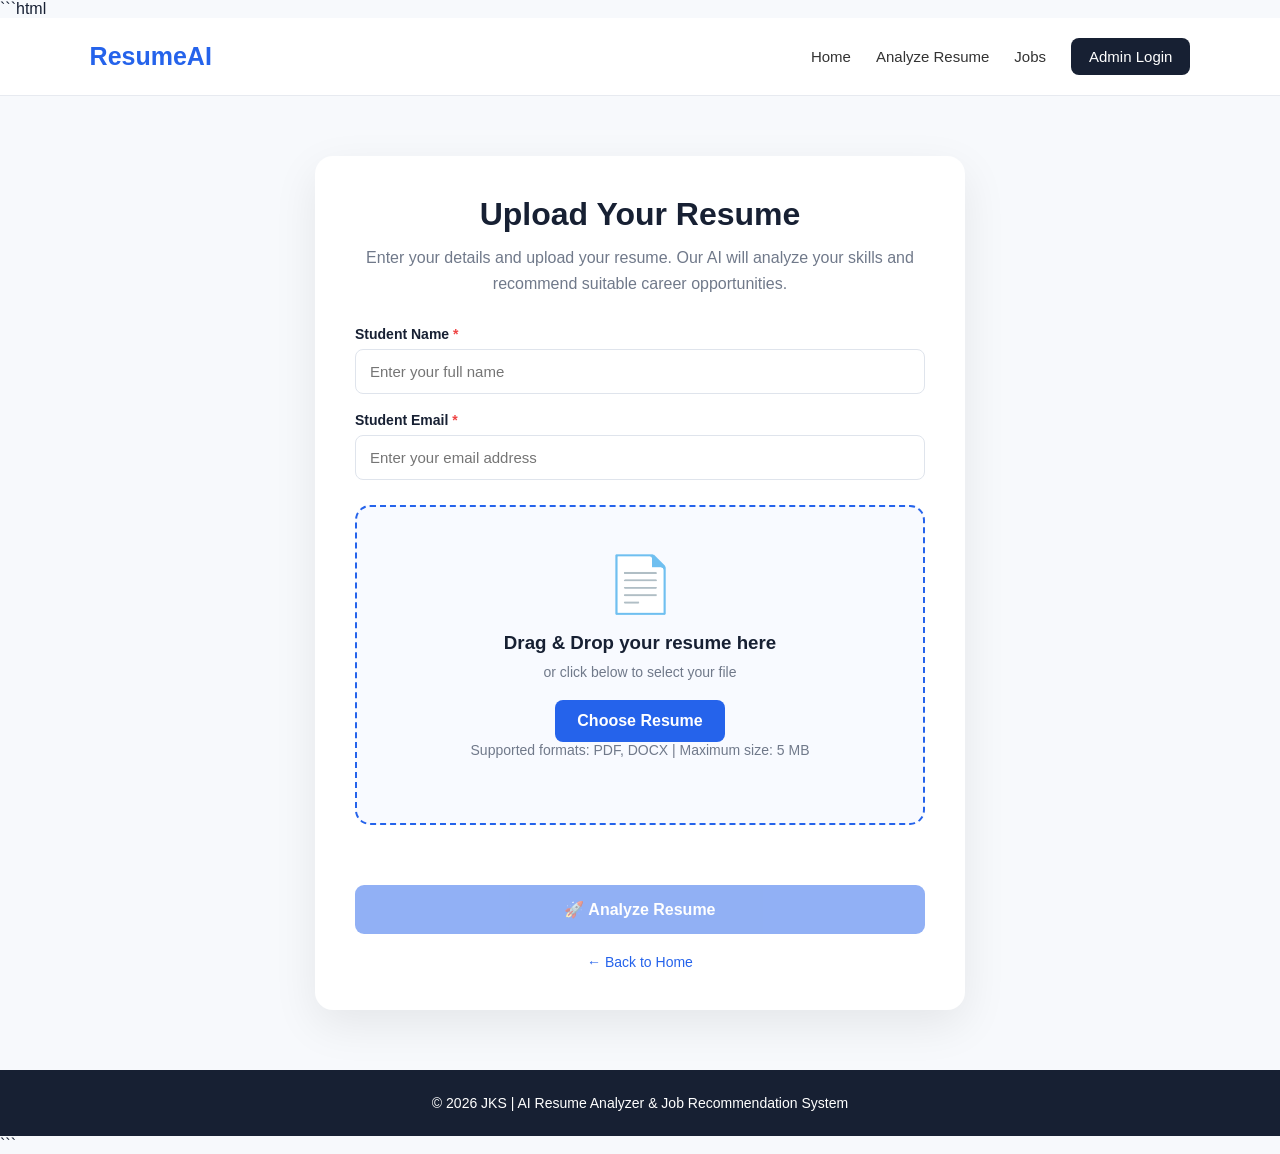
<file: ai resume analyser/upload.html>
```html
<!DOCTYPE html>
<html lang="en">

<head>
    <meta charset="UTF-8">

    <meta name="viewport" content="width=device-width, initial-scale=1.0">

    <title>Upload Resume | ResumeAI</title>

    <link rel="stylesheet" href="css/style.css">

    <style>
        .upload-page {
            min-height: 80vh;
            display: flex;
            justify-content: center;
            align-items: center;
            padding: 60px 20px;
        }

        .upload-container {
            width: 100%;
            max-width: 650px;
            background: white;
            padding: 40px;
            border-radius: 18px;
            box-shadow: 0 15px 45px rgba(0, 0, 0, 0.08);
        }

        .upload-container h1 {
            font-size: 32px;
            margin-bottom: 12px;
            text-align: center;
        }

        .upload-description {
            color: #70798a;
            margin-bottom: 30px;
            text-align: center;
            line-height: 1.6;
        }

        .student-details {
            margin-bottom: 25px;
        }

        .form-group {
            margin-bottom: 18px;
        }

        .form-group label {
            display: block;
            margin-bottom: 7px;
            font-size: 14px;
            font-weight: bold;
            color: #172033;
        }

        .form-group input {
            width: 100%;
            padding: 13px 14px;
            border: 1px solid #dfe4ec;
            border-radius: 8px;
            outline: none;
            font-size: 15px;
            box-sizing: border-box;
        }

        .form-group input:focus {
            border-color: #2563eb;
        }

        .required {
            color: #ef4444;
        }

        .upload-box {
            border: 2px dashed #2563eb;
            border-radius: 15px;
            padding: 45px 20px;
            cursor: pointer;
            transition: 0.3s;
            background: #f8faff;
            text-align: center;
        }

        .upload-box:hover {
            background: #eef4ff;
        }

        .upload-icon {
            font-size: 55px;
            margin-bottom: 15px;
        }

        .upload-box h3 {
            margin-bottom: 10px;
        }

        .upload-box p {
            color: #70798a;
            font-size: 14px;
            margin-bottom: 20px;
        }

        .choose-btn {
            display: inline-block;
            background: #2563eb;
            color: white;
            padding: 12px 22px;
            border-radius: 8px;
            font-weight: bold;
            cursor: pointer;
        }

        #resumeFile {
            display: none;
        }

        .file-info {
            display: none;
            margin-top: 20px;
            padding: 15px;
            background: #f1f5f9;
            border-radius: 10px;
        }

        .file-row {
            display: flex;
            justify-content: space-between;
            align-items: center;
            gap: 15px;
        }

        .file-name {
            font-weight: bold;
            word-break: break-word;
        }

        .remove-btn {
            border: none;
            background: #ef4444;
            color: white;
            padding: 7px 12px;
            border-radius: 6px;
            cursor: pointer;
        }

        .analyze-btn {
            width: 100%;
            margin-top: 25px;
            padding: 15px;
            border: none;
            border-radius: 9px;
            background: #2563eb;
            color: white;
            font-size: 16px;
            font-weight: bold;
            cursor: pointer;
            opacity: 0.5;
            pointer-events: none;
        }

        .analyze-btn.active {
            opacity: 1;
            pointer-events: auto;
        }

        .analyze-btn:disabled {
            cursor: not-allowed;
            opacity: 0.7;
            pointer-events: none;
        }

        .message {
            margin-top: 15px;
            font-size: 14px;
            min-height: 20px;
            text-align: center;
        }

        .back-home {
            display: block;
            margin-top: 20px;
            text-decoration: none;
            color: #2563eb;
            font-size: 14px;
            text-align: center;
        }

        @media (max-width: 600px) {
            .upload-container {
                padding: 25px;
            }

            .upload-container h1 {
                font-size: 27px;
            }
        }
    </style>
</head>

<body>

<header>

    <div class="logo">
        ResumeAI
    </div>

    <nav>

        <a href="index.html">
            Home
        </a>

        <a href="upload.html">
            Analyze Resume
        </a>

        <a href="jobs.html">
            Jobs
        </a>

        <a href="admin-login.html" class="admin-btn">
            Admin Login
        </a>

    </nav>

</header>


<section class="upload-page">

    <div class="upload-container">

        <h1>
            Upload Your Resume
        </h1>

        <p class="upload-description">
            Enter your details and upload your resume.
            Our AI will analyze your skills and recommend
            suitable career opportunities.
        </p>


        <!-- STUDENT DETAILS -->

        <div class="student-details">

            <div class="form-group">

                <label for="studentName">
                    Student Name
                    <span class="required">*</span>
                </label>

                <input
                    type="text"
                    id="studentName"
                    placeholder="Enter your full name"
                    autocomplete="name"
                >

            </div>


            <div class="form-group">

                <label for="studentEmail">
                    Student Email
                    <span class="required">*</span>
                </label>

                <input
                    type="email"
                    id="studentEmail"
                    placeholder="Enter your email address"
                    autocomplete="email"
                >

            </div>

        </div>


        <!-- UPLOAD BOX -->

        <div
            class="upload-box"
            id="uploadBox"
        >

            <div class="upload-icon">
                📄
            </div>

            <h3>
                Drag & Drop your resume here
            </h3>

            <p>
                or click below to select your file
            </p>

            <label
                for="resumeFile"
                class="choose-btn"
            >
                Choose Resume
            </label>

            <input
                type="file"
                id="resumeFile"
                accept=".pdf,.docx,application/pdf,application/vnd.openxmlformats-officedocument.wordprocessingml.document"
            >

            <p>
                Supported formats: PDF, DOCX | Maximum size: 5 MB
            </p>

        </div>


        <!-- FILE INFORMATION -->

        <div
            class="file-info"
            id="fileInfo"
        >

            <div class="file-row">

                <div>
                    📎
                    <span
                        class="file-name"
                        id="fileName"
                    >
                        Resume.pdf
                    </span>
                </div>

                <button
                    type="button"
                    class="remove-btn"
                    id="removeFile"
                >
                    Remove
                </button>

            </div>

        </div>


        <!-- MESSAGE -->

        <div
            class="message"
            id="message"
        ></div>


        <!-- ANALYZE BUTTON -->

        <button
            type="button"
            class="analyze-btn"
            id="analyzeBtn"
        >
            🚀 Analyze Resume
        </button>


        <a
            href="index.html"
            class="back-home"
        >
            ← Back to Home
        </a>

    </div>

</section>


<footer>

    <p>
        © 2026 JKS | AI Resume Analyzer & Job Recommendation System
    </p>

</footer>


<script>

// =========================================================
// RENDER BACKEND API
// =========================================================

const API_URL =
    "https://final-year-project-zxu5.onrender.com/analyze";


// =========================================================
// ELEMENTS
// =========================================================

const studentName =
    document.getElementById("studentName");

const studentEmail =
    document.getElementById("studentEmail");

const resumeFile =
    document.getElementById("resumeFile");

const uploadBox =
    document.getElementById("uploadBox");

const fileInfo =
    document.getElementById("fileInfo");

const fileName =
    document.getElementById("fileName");

const removeFile =
    document.getElementById("removeFile");

const analyzeBtn =
    document.getElementById("analyzeBtn");

const message =
    document.getElementById("message");


// =========================================================
// CHECK FORM
// =========================================================

function checkForm() {

    const name =
        studentName.value.trim();

    const email =
        studentEmail.value.trim();

    const fileSelected =
        resumeFile.files &&
        resumeFile.files.length > 0;


    if (
        name !== "" &&
        email !== "" &&
        fileSelected
    ) {

        analyzeBtn.classList.add("active");

    } else {

        analyzeBtn.classList.remove("active");

    }
}


// =========================================================
// INPUT EVENTS
// =========================================================

studentName.addEventListener(
    "input",
    checkForm
);

studentEmail.addEventListener(
    "input",
    checkForm
);


// =========================================================
// FILE SELECT
// =========================================================

resumeFile.addEventListener(
    "change",
    function () {

        if (
            resumeFile.files &&
            resumeFile.files.length > 0
        ) {

            handleFile(
                resumeFile.files[0]
            );

        }

    }
);


// =========================================================
// DRAG OVER
// =========================================================

uploadBox.addEventListener(
    "dragover",
    function (event) {

        event.preventDefault();

        uploadBox.style.background =
            "#eef4ff";

    }
);


// =========================================================
// DRAG LEAVE
// =========================================================

uploadBox.addEventListener(
    "dragleave",
    function () {

        uploadBox.style.background =
            "#f8faff";

    }
);


// =========================================================
// DROP
// =========================================================

uploadBox.addEventListener(
    "drop",
    function (event) {

        event.preventDefault();

        uploadBox.style.background =
            "#f8faff";


        const file =
            event.dataTransfer.files[0];


        if (!file) {
            return;
        }


        try {

            const dataTransfer =
                new DataTransfer();

            dataTransfer.items.add(file);

            resumeFile.files =
                dataTransfer.files;

        } catch (error) {

            console.log(
                "Could not set dropped file:",
                error
            );

        }


        handleFile(file);

    }
);


// =========================================================
// HANDLE FILE
// =========================================================

function handleFile(file) {

    const allowedTypes = [

        "application/pdf",

        "application/vnd.openxmlformats-officedocument.wordprocessingml.document"

    ];


    const extension =
        file.name.toLowerCase();


    const validExtension =
        extension.endsWith(".pdf") ||
        extension.endsWith(".docx");


    if (
        !allowedTypes.includes(file.type) &&
        !validExtension
    ) {

        message.textContent =
            "Please upload a PDF or DOCX file.";

        message.style.color =
            "#ef4444";

        fileInfo.style.display =
            "none";

        analyzeBtn.classList.remove(
            "active"
        );

        return;

    }


    // =====================================================
    // FILE SIZE
    // =====================================================

    if (
        file.size >
        5 * 1024 * 1024
    ) {

        message.textContent =
            "File size must be less than 5 MB.";

        message.style.color =
            "#ef4444";

        fileInfo.style.display =
            "none";

        analyzeBtn.classList.remove(
            "active"
        );

        return;

    }


    // =====================================================
    // VALID FILE
    // =====================================================

    message.textContent =
        "Resume selected successfully.";

    message.style.color =
        "#16a34a";

    fileName.textContent =
        file.name;

    fileInfo.style.display =
        "block";

    checkForm();

}


// =========================================================
// REMOVE FILE
// =========================================================

removeFile.addEventListener(
    "click",
    function () {

        resumeFile.value = "";

        fileInfo.style.display =
            "none";

        analyzeBtn.classList.remove(
            "active"
        );

        message.textContent = "";

    }
);


// =========================================================
// ANALYZE RESUME
// =========================================================

analyzeBtn.addEventListener(
    "click",
    async function () {

        const name =
            studentName.value.trim();

        const email =
            studentEmail.value.trim();


        // =================================================
        // NAME VALIDATION
        // =================================================

        if (!name) {

            message.textContent =
                "Please enter your name.";

            message.style.color =
                "#ef4444";

            studentName.focus();

            return;

        }


        // =================================================
        // EMAIL VALIDATION
        // =================================================

        if (!email) {

            message.textContent =
                "Please enter your email address.";

            message.style.color =
                "#ef4444";

            studentEmail.focus();

            return;

        }


        const emailPattern =
            /^[^\s@]+@[^\s@]+\.[^\s@]+$/;


        if (
            !emailPattern.test(email)
        ) {

            message.textContent =
                "Please enter a valid email address.";

            message.style.color =
                "#ef4444";

            studentEmail.focus();

            return;

        }


        // =================================================
        // FILE CHECK
        // =================================================

        if (
            !resumeFile.files ||
            resumeFile.files.length === 0
        ) {

            message.textContent =
                "Please select a resume.";

            message.style.color =
                "#ef4444";

            return;

        }


        const file =
            resumeFile.files[0];


        // =================================================
        // DISABLE BUTTON
        // =================================================

        analyzeBtn.disabled =
            true;

        analyzeBtn.textContent =
            "⏳ Analyzing Resume...";

        message.textContent =
            "Please wait while AI analyzes your resume...";

        message.style.color =
            "#2563eb";


        // =================================================
        // FORM DATA
        // =================================================

        const formData =
            new FormData();

        /*
         * FastAPI main.py expects:
         *
         * file: UploadFile = File(...)
         *
         * Extra student fields are not required
         * by the current backend, but they can stay
         * in FormData without causing a problem.
         */

        formData.append(
            "file",
            file
        );


        // =================================================
        // SEND TO RENDER FASTAPI
        // =================================================

        try {

            const response =
                await fetch(
                    API_URL,
                    {
                        method: "POST",
                        body: formData
                    }
                );


            // =================================================
            // READ RESPONSE
            // =================================================

            const data =
                await response.json();


            console.log(
                "Backend Response:",
                data
            );


            // =================================================
            // BACKEND ERROR
            // =================================================

            if (!response.ok) {

                throw new Error(
                    data.detail ||
                    "Resume analysis failed."
                );

            }


            // =================================================
            // CHECK RESPONSE
            // =================================================

            if (
                !data ||
                data.score === undefined
            ) {

                throw new Error(
                    "Invalid response received from backend."
                );

            }


            // =================================================
            // SAVE ANALYSIS RESULT
            // =================================================

            localStorage.setItem(
                "resumeAnalysis",
                JSON.stringify(data)
            );


            localStorage.setItem(
                "resumeFileName",
                file.name
            );


            localStorage.setItem(
                "studentName",
                name
            );


            localStorage.setItem(
                "studentEmail",
                email
            );


            // =================================================
            // SAVE RECENT USER
            // =================================================

            let recentUsers =
                JSON.parse(
                    localStorage.getItem(
                        "recentUsers"
                    )
                ) || [];


            const userData = {

                name: name,

                email: email,

                status: "Active",

                date:
                    new Date().toLocaleDateString()

            };


            recentUsers.unshift(
                userData
            );


            // Remove duplicate email

            recentUsers =
                recentUsers.filter(
                    function (user, index, array) {

                        return index ===
                            array.findIndex(
                                function (item) {

                                    return item.email ===
                                        user.email;

                                }
                            );

                    }
                );


            // Keep latest 10

            recentUsers =
                recentUsers.slice(
                    0,
                    10
                );


            localStorage.setItem(
                "recentUsers",
                JSON.stringify(
                    recentUsers
                )
            );


            // =================================================
            // SAVE RECENT RESUME
            // =================================================

            let recentResumes =
                JSON.parse(
                    localStorage.getItem(
                        "recentResumes"
                    )
                ) || [];


            const resumeData = {

                name: name,

                email: email,

                score: Number(
                    data.score
                ),

                filename:
                    file.name,

                date:
                    new Date().toLocaleDateString()

            };


            recentResumes.unshift(
                resumeData
            );


            recentResumes =
                recentResumes.slice(
                    0,
                    10
                );


            localStorage.setItem(
                "recentResumes",
                JSON.stringify(
                    recentResumes
                )
            );


            // =================================================
            // SUCCESS
            // =================================================

            message.textContent =
                "Resume analyzed successfully!";

            message.style.color =
                "#16a34a";


            // =================================================
            // GO TO ANALYSIS PAGE
            // =================================================

            setTimeout(
                function () {

                    window.location.href =
                        "analysis.html";

                },
                500
            );


        } catch (error) {

            console.error(
                "Resume Analysis Error:",
                error
            );


            message.textContent =
                "Unable to analyze resume: " +
                error.message;

            message.style.color =
                "#ef4444";


            analyzeBtn.disabled =
                false;

            analyzeBtn.textContent =
                "🚀 Analyze Resume";


            checkForm();

        }

    }
);

</script>

</body>
</html>
```
</file>
<file: ai resume analyser/css/style.css>
* {
    margin: 0;
    padding: 0;
    box-sizing: border-box;
    font-family: Arial, sans-serif;
}

body {
    background: #f7f9fc;
    color: #172033;
}

/* HEADER */

header {
    width: 100%;
    padding: 20px 7%;
    display: flex;
    justify-content: space-between;
    align-items: center;
    background: white;
    border-bottom: 1px solid #e7eaf0;
}

.logo {
    font-size: 25px;
    font-weight: bold;
    color: #2563eb;
}

nav {
    display: flex;
    align-items: center;
    gap: 25px;
}

nav a {
    text-decoration: none;
    color: #333;
    font-size: 15px;
}

nav a:hover {
    color: #2563eb;
}

.admin-btn {
    background: #172033;
    color: white !important;
    padding: 10px 18px;
    border-radius: 8px;
}

/* HERO */

.hero {
    min-height: 600px;
    padding: 80px 7%;
    display: flex;
    align-items: center;
    justify-content: space-between;
    gap: 60px;
}

.hero-content {
    max-width: 600px;
}

.tag {
    color: #2563eb;
    font-size: 13px;
    font-weight: bold;
    letter-spacing: 1.5px;
    margin-bottom: 18px;
}

.hero h1 {
    font-size: 55px;
    line-height: 1.1;
    margin-bottom: 25px;
}

.hero h1 span {
    color: #2563eb;
}

.description {
    font-size: 18px;
    line-height: 1.7;
    color: #657083;
    margin-bottom: 35px;
}

.buttons {
    display: flex;
    gap: 15px;
}

.primary-btn,
.secondary-btn {
    text-decoration: none;
    padding: 14px 24px;
    border-radius: 8px;
    font-weight: bold;
}

.primary-btn {
    background: #2563eb;
    color: white;
}

.secondary-btn {
    background: white;
    color: #2563eb;
    border: 1px solid #2563eb;
}

/* RESUME CARD */

.hero-card {
    width: 420px;
    padding: 28px 24px;
    background: white;
    border-radius: 18px;
    box-shadow: 0 15px 45px rgba(0, 0, 0, 0.08);
    border: 1px solid #edf2f7;
}

.hero-card h3 {
    font-size: 28px;
    margin-bottom: 20px;
    color: #172033;
}

.ai-feature {
    display: flex;
    align-items: flex-start;
    gap: 16px;
    padding: 16px 0;
    border-bottom: 1px solid #edf2f7;
}

.ai-feature:last-child {
    border-bottom: none;
    padding-bottom: 0;
}

.ai-feature > span {
    display: flex;
    align-items: center;
    justify-content: center;
    width: 48px;
    height: 48px;
    border-radius: 12px;
    background: #eef5ff;
    font-size: 24px;
    flex-shrink: 0;
}

.ai-feature strong {
    display: block;
    font-size: 17px;
    margin-bottom: 6px;
    color: #172033;
}

.ai-feature p {
    color: #70798a;
    line-height: 1.6;
    font-size: 14px;
}

/* FEATURES */

.features {
    padding: 80px 7%;
    background: white;
    text-align: center;
}

.features h2 {
    font-size: 35px;
}

.section-text {
    color: #70798a;
    margin: 12px 0 45px;
}

.feature-container {
    display: flex;
    justify-content: center;
    gap: 25px;
}

.feature-card {
    width: 300px;
    padding: 30px;
    border: 1px solid #e7eaf0;
    border-radius: 15px;
    text-align: left;
}

.icon {
    font-size: 35px;
    margin-bottom: 18px;
}

.feature-card h3 {
    margin-bottom: 12px;
}

.feature-card p {
    color: #70798a;
    line-height: 1.6;
}

/* FOOTER */

footer {
    padding: 25px;
    text-align: center;
    background: #172033;
    color: white;
    font-size: 14px;
}

/* MOBILE */

@media (max-width: 900px) {

    header {
        flex-direction: column;
        gap: 20px;
    }

    nav {
        flex-wrap: wrap;
        justify-content: center;
    }

    .hero {
        flex-direction: column;
        text-align: center;
    }

    .buttons {
        justify-content: center;
    }

    .hero h1 {
        font-size: 42px;
    }

    .feature-container {
        flex-direction: column;
        align-items: center;
    }

    .feature-card {
        width: 100%;
        max-width: 400px;
    }
}
</file>
